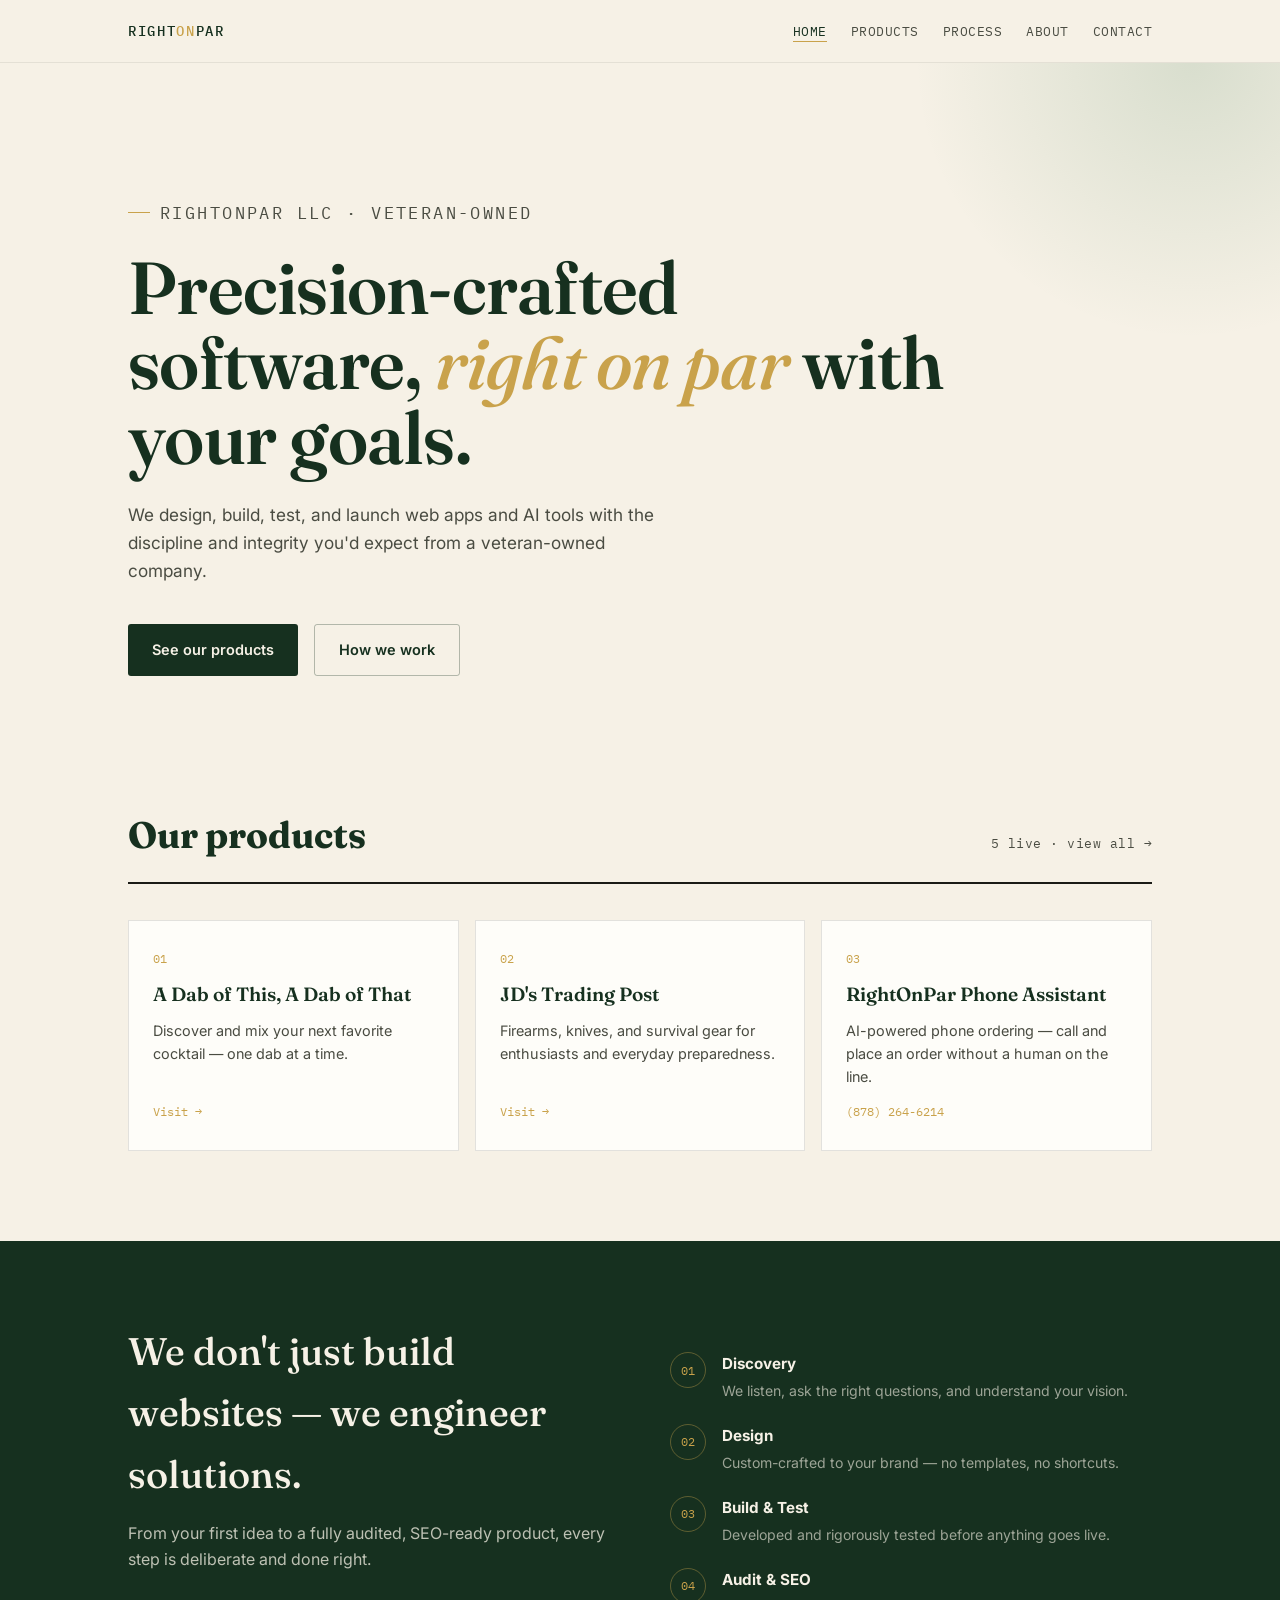
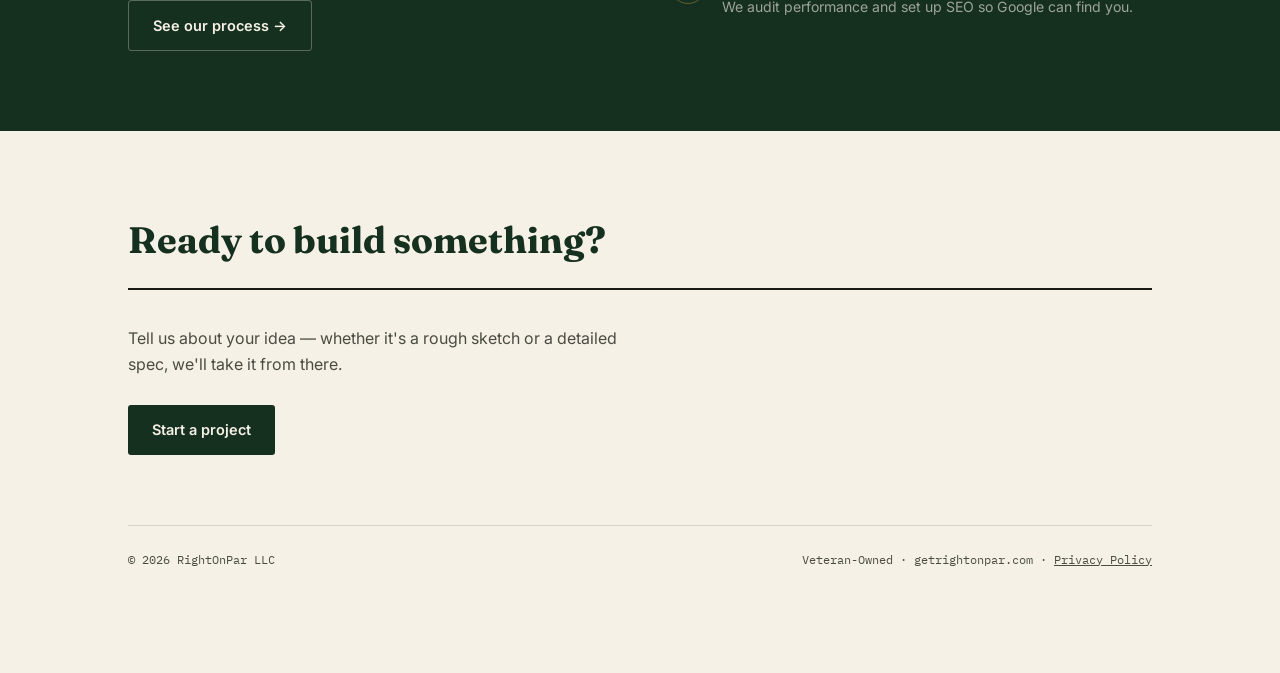
<file: index.html>
<!DOCTYPE html>
<html lang="en">
<head>
<meta charset="UTF-8">
<meta name="viewport" content="width=device-width, initial-scale=1.0">
<title>RightOnPar LLC | Veteran-Owned Software & Web Development</title>
<meta name="description" content="RightOnPar LLC — veteran-owned software company building web apps and AI tools. Precision-crafted digital solutions engineered for real business results.">
<meta name="robots" content="index, follow">
<meta name="google-site-verification" content="kJRfy1dYf7-l9pEB_uXNmdy4XVStr1fnjvXggwZm56g" />
<link rel="canonical" href="https://www.getrightonpar.com/">
<meta property="og:type" content="website">
<meta property="og:title" content="RightOnPar LLC | Veteran-Owned Software & Web Development">
<meta property="og:description" content="RightOnPar LLC — veteran-owned software company building web apps and AI tools. Precision-crafted digital solutions engineered for real business results.">
<meta property="og:url" content="https://www.getrightonpar.com/">
<meta property="og:image" content="https://www.getrightonpar.com/og-image.png">
<meta name="twitter:card" content="summary_large_image">
<meta name="twitter:title" content="RightOnPar LLC | Veteran-Owned Software & Web Development">
<meta name="twitter:description" content="RightOnPar LLC — veteran-owned software company building web apps and AI tools. Precision-crafted digital solutions engineered for real business results.">
<script type="application/ld+json">
{
  "@context": "https://schema.org",
  "@type": "Organization",
  "name": "RightOnPar LLC",
  "url": "https://www.getrightonpar.com/",
  "logo": "https://www.getrightonpar.com/og-image.png",
  "image": "https://www.getrightonpar.com/og-image.png",
  "description": "RightOnPar LLC is a veteran-owned software and web development company building precision-crafted web apps and AI tools engineered for real business results.",
  "email": "drew@getrightonpar.com",
  "foundingDate": "2026",
  "knowsAbout": ["Web Development", "Software Development", "AI Tools", "Web Applications", "SEO"],
  "slogan": "Precision-crafted digital solutions right on par with your business goals.",
  "sameAs": []
}
</script>
<link rel="preconnect" href="https://fonts.googleapis.com">
<link rel="preconnect" href="https://fonts.gstatic.com" crossorigin>
<link href="https://fonts.googleapis.com/css2?family=Fraunces:opsz,wght@9..144,400;9..144,500;9..144,600;9..144,700&family=Inter:wght@400;500;600&family=IBM+Plex+Mono:wght@400;500&display=swap" rel="stylesheet">
<link rel="stylesheet" href="styles.css">
<style>
  .hero {
    padding: 110px 0 90px;
    position: relative;
    overflow: hidden;
  }
  .hero::before {
    content: "";
    position: absolute;
    top: -40%;
    right: -15%;
    width: 560px;
    height: 560px;
    border-radius: 50%;
    background: radial-gradient(circle, rgba(61,122,79,0.16) 0%, rgba(61,122,79,0) 70%);
    pointer-events: none;
  }
  .hero h1 {
    font-family: var(--display);
    font-weight: 600;
    font-size: clamp(2.6rem, 6vw, 4.6rem);
    line-height: 1.02;
    letter-spacing: -0.01em;
    color: var(--fairway-deep);
    max-width: 820px;
  }
  .hero h1 em {
    font-style: italic;
    font-weight: 500;
    color: var(--sand);
  }
  .hero p {
    margin-top: 26px;
    max-width: 540px;
    font-size: 1.08rem;
    color: var(--ink-soft);
  }
  .hero-actions {
    margin-top: 40px;
    display: flex;
    gap: 16px;
    flex-wrap: wrap;
  }

  /* Preview cards */
  .preview-section { padding: 40px 0 90px; }
  .preview-grid {
    display: grid;
    grid-template-columns: repeat(auto-fit, minmax(220px, 1fr));
    gap: 16px;
    margin-top: 8px;
  }
  .preview-card {
    background: var(--white);
    border: 1px solid rgba(26,27,22,0.12);
    padding: 28px 24px;
    text-decoration: none;
    color: var(--ink);
    display: flex;
    flex-direction: column;
    gap: 10px;
    transition: transform 0.15s ease, box-shadow 0.15s ease;
  }
  .preview-card:hover { transform: translateY(-3px); box-shadow: 0 10px 28px rgba(22,48,31,0.12); }
  .preview-card .num {
    font-family: var(--mono);
    font-size: 12px;
    color: var(--sand);
  }
  .preview-card h3 {
    font-family: var(--display);
    font-size: 1.2rem;
    font-weight: 600;
    color: var(--fairway-deep);
  }
  .preview-card p {
    font-size: 0.9rem;
    color: var(--ink-soft);
    flex: 1;
  }
  .preview-card .arrow {
    font-family: var(--mono);
    font-size: 12px;
    color: var(--sand);
    margin-top: 4px;
  }

  /* Process teaser */
  .process-teaser {
    background: var(--fairway-deep);
    color: var(--cream);
    padding: 80px 0;
  }
  .process-teaser-inner {
    display: grid;
    grid-template-columns: 1fr 1fr;
    gap: 60px;
    align-items: center;
  }
  .process-teaser h2 {
    font-family: var(--display);
    font-size: clamp(1.8rem, 3vw, 2.6rem);
    font-weight: 500;
    margin-bottom: 16px;
  }
  .process-teaser p { color: rgba(246,241,230,0.75); margin-bottom: 28px; }
  .process-steps {
    display: flex;
    flex-direction: column;
    gap: 20px;
  }
  .process-step {
    display: flex;
    align-items: flex-start;
    gap: 16px;
  }
  .step-num {
    font-family: var(--mono);
    font-size: 12px;
    color: var(--sand);
    border: 1px solid rgba(201,162,75,0.4);
    width: 36px;
    height: 36px;
    display: flex;
    align-items: center;
    justify-content: center;
    border-radius: 50%;
    flex-shrink: 0;
  }
  .step-body strong {
    display: block;
    font-size: 0.95rem;
    color: var(--cream);
    margin-bottom: 2px;
  }
  .step-body span { font-size: 0.88rem; color: rgba(246,241,230,0.6); }

  @media (max-width: 720px) {
    .process-teaser-inner { grid-template-columns: 1fr; gap: 36px; }
  }
</style>
</head>
<body>

<header>
  <div class="header-inner">
    <a href="index.html" class="logo">RIGHT<span>ON</span>PAR</a>
    <nav aria-label="Primary">
      <ul>
        <li><a href="index.html" class="active">Home</a></li>
        <li><a href="products.html">Products</a></li>
        <li><a href="process.html">Process</a></li>
        <li><a href="about.html">About</a></li>
        <li><a href="contact.html">Contact</a></li>
      </ul>
    </nav>
    <button class="hamburger" aria-label="Toggle menu" aria-expanded="false">
      <span></span>
      <span></span>
      <span></span>
    </button>
  </div>
</header>

<main>
  <section class="hero">
    <div class="wrap">
      <p class="eyebrow">RightOnPar LLC · Veteran-Owned</p>
      <h1>Precision-crafted software, <em>right on par</em> with your goals.</h1>
      <p>We design, build, test, and launch web apps and AI tools with the discipline and integrity you'd expect from a veteran-owned company.</p>
      <div class="hero-actions">
        <a href="products.html" class="btn btn-primary">See our products</a>
        <a href="process.html" class="btn btn-ghost">How we work</a>
      </div>
    </div>
  </section>

  <section class="preview-section">
    <div class="wrap">
      <div class="section-head">
        <h2>Our products</h2>
        <a href="products.html" class="tag" style="text-decoration:none;">5 live · view all →</a>
      </div>
      <div class="preview-grid">
        <a href="https://a-dab-of-this.vercel.app" class="preview-card" target="_blank" rel="noopener">
          <span class="num">01</span>
          <h3>A Dab of This, A Dab of That</h3>
          <p>Discover and mix your next favorite cocktail — one dab at a time.</p>
          <span class="arrow">Visit →</span>
        </a>
        <a href="https://jds-trading-post.vercel.app" class="preview-card" target="_blank" rel="noopener">
          <span class="num">02</span>
          <h3>JD's Trading Post</h3>
          <p>Firearms, knives, and survival gear for enthusiasts and everyday preparedness.</p>
          <span class="arrow">Visit →</span>
        </a>
        <a href="tel:+18782646214" class="preview-card">
          <span class="num">03</span>
          <h3>RightOnPar Phone Assistant</h3>
          <p>AI-powered phone ordering — call and place an order without a human on the line.</p>
          <span class="arrow">(878) 264-6214</span>
        </a>
      </div>
    </div>
  </section>

  <section class="process-teaser">
    <div class="wrap">
      <div class="process-teaser-inner">
        <div>
          <h2>We don't just build websites — we engineer solutions.</h2>
          <p>From your first idea to a fully audited, SEO-ready product, every step is deliberate and done right.</p>
          <a href="process.html" class="btn btn-ghost" style="border-color: rgba(246,241,230,0.3); color: var(--cream);">See our process →</a>
        </div>
        <div class="process-steps">
          <div class="process-step">
            <div class="step-num">01</div>
            <div class="step-body"><strong>Discovery</strong><span>We listen, ask the right questions, and understand your vision.</span></div>
          </div>
          <div class="process-step">
            <div class="step-num">02</div>
            <div class="step-body"><strong>Design</strong><span>Custom-crafted to your brand — no templates, no shortcuts.</span></div>
          </div>
          <div class="process-step">
            <div class="step-num">03</div>
            <div class="step-body"><strong>Build & Test</strong><span>Developed and rigorously tested before anything goes live.</span></div>
          </div>
          <div class="process-step">
            <div class="step-num">04</div>
            <div class="step-body"><strong>Audit & SEO</strong><span>We audit performance and set up SEO so Google can find you.</span></div>
          </div>
        </div>
      </div>
    </div>
  </section>

  <section style="padding: 80px 0;">
    <div class="wrap">
      <div class="section-head">
        <h2>Ready to build something?</h2>
      </div>
      <p style="color: var(--ink-soft); margin-bottom: 28px; max-width: 500px;">Tell us about your idea — whether it's a rough sketch or a detailed spec, we'll take it from there.</p>
      <a href="contact.html" class="btn btn-primary">Start a project</a>
      <div class="foot-bottom">
        <span>© 2026 RightOnPar LLC</span>
        <span>Veteran-Owned · getrightonpar.com · <a href="privacy.html" style="color:inherit;text-decoration:underline;">Privacy Policy</a></span>
      </div>
    </div>
  </section>
</main>

<script>
  document.querySelectorAll('.year').forEach(el => el.textContent = new Date().getFullYear());
</script>
<script src="scripts.js"></script>
</body>
</html>
</file>
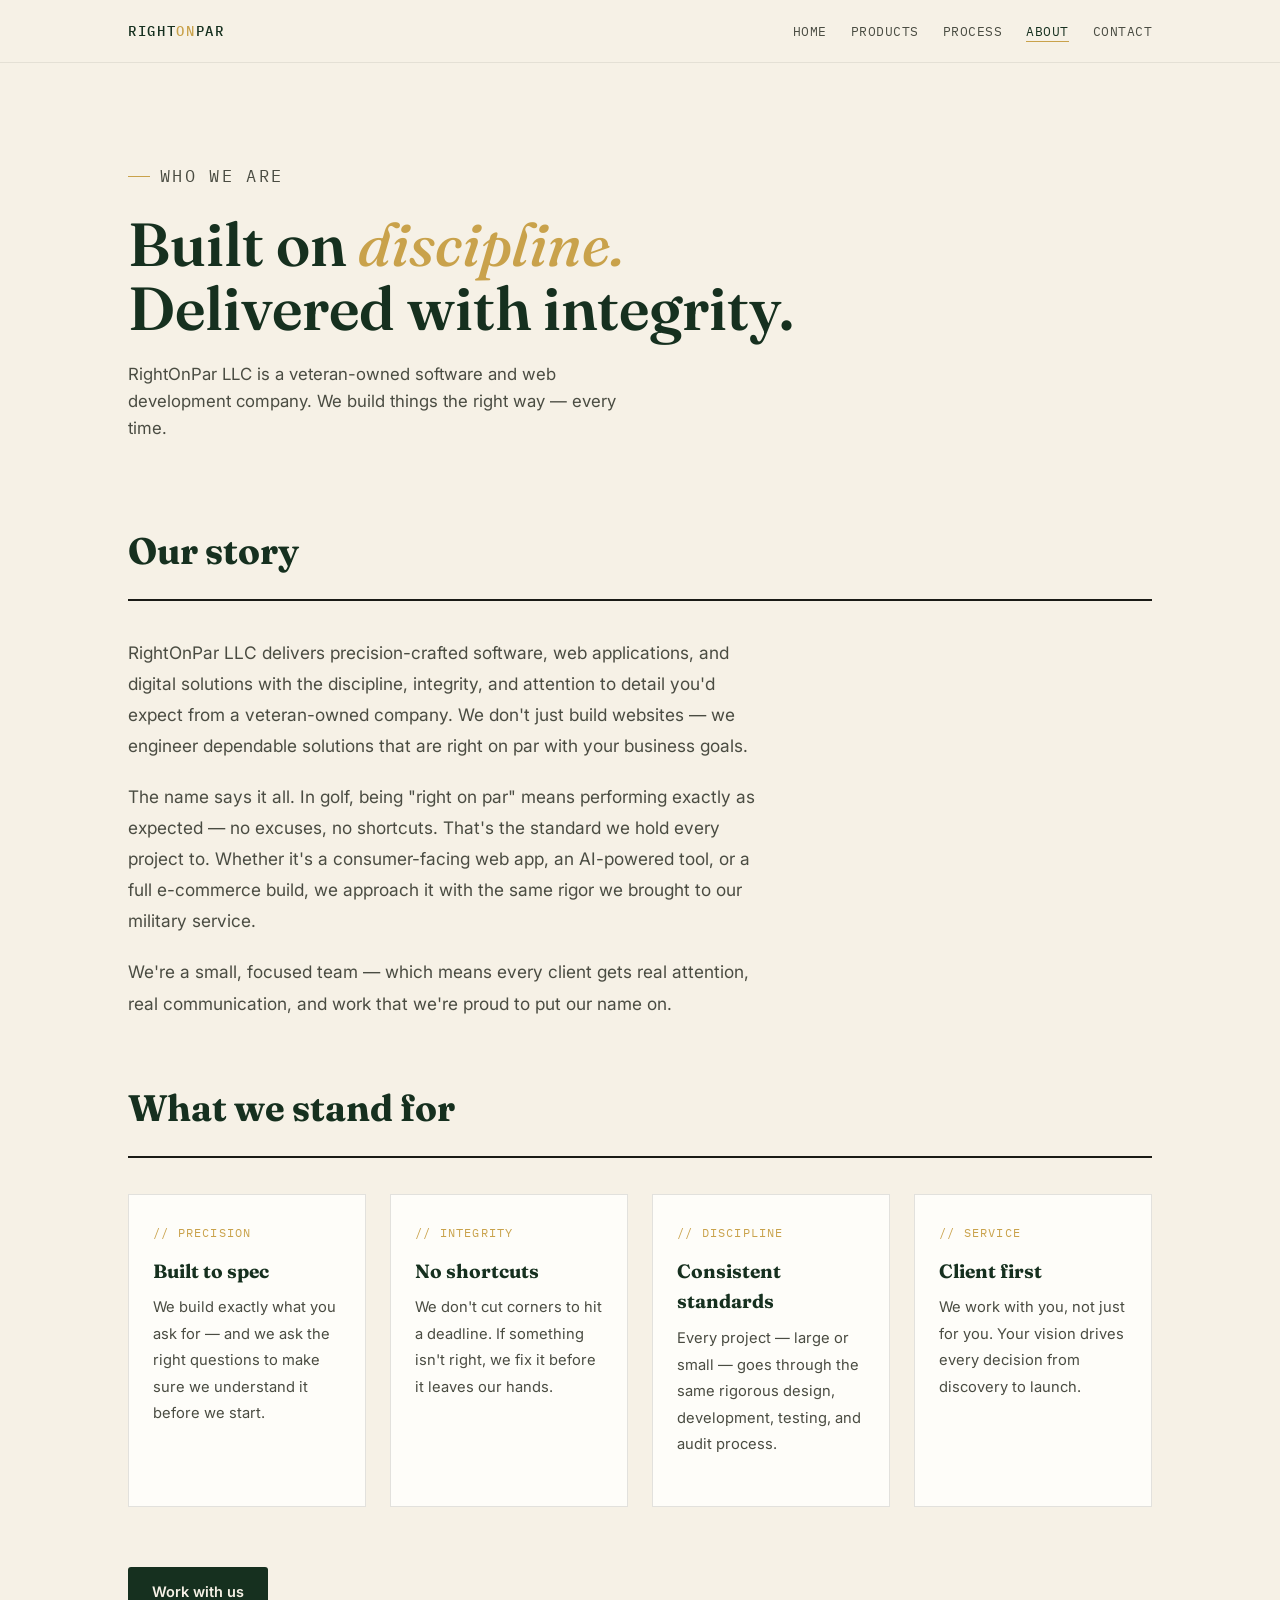
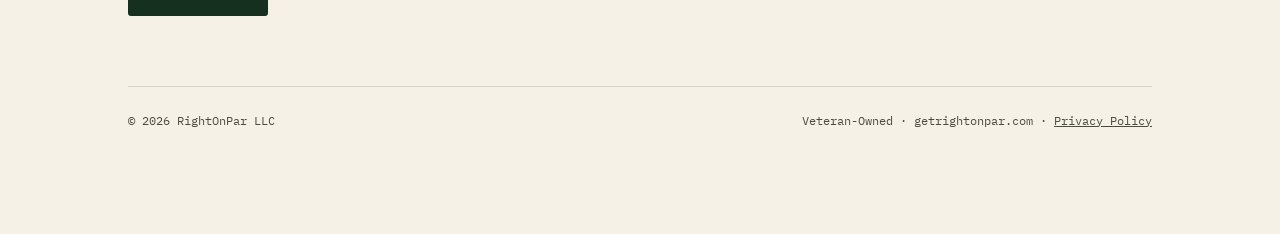
<file: about.html>
<!DOCTYPE html>
<html lang="en">
<head>
<meta charset="UTF-8">
<meta name="viewport" content="width=device-width, initial-scale=1.0">
<title>About | RightOnPar LLC</title>
<meta name="description" content="RightOnPar LLC is a veteran-owned software and web development company. We build precision-crafted web apps and digital tools engineered for real business results.">
<meta name="robots" content="index, follow">
<link rel="canonical" href="https://www.getrightonpar.com/about.html">
<meta property="og:title" content="About | RightOnPar LLC">
<meta property="og:description" content="RightOnPar LLC is a veteran-owned software and web development company building precision-crafted digital solutions.">
<meta property="og:url" content="https://www.getrightonpar.com/about.html">
<meta property="og:image" content="https://www.getrightonpar.com/og-image.png">
<link rel="preconnect" href="https://fonts.googleapis.com">
<link rel="preconnect" href="https://fonts.gstatic.com" crossorigin>
<link href="https://fonts.googleapis.com/css2?family=Fraunces:opsz,wght@9..144,400;9..144,500;9..144,600;9..144,700&family=Inter:wght@400;500;600&family=IBM+Plex+Mono:wght@400;500&display=swap" rel="stylesheet">
<link rel="stylesheet" href="styles.css">
<style>
  .about-body {
    padding: 20px 0 80px;
  }
  .about-body p {
    font-size: 1.08rem;
    color: var(--ink-soft);
    max-width: 640px;
    margin-bottom: 20px;
    line-height: 1.8;
  }
  .values-grid {
    display: grid;
    grid-template-columns: repeat(auto-fit, minmax(220px, 1fr));
    gap: 24px;
    margin-top: 16px;
  }
  .value-card {
    padding: 28px 24px;
    border: 1px solid rgba(26,27,22,0.12);
    background: var(--white);
  }
  .value-card .icon {
    font-family: var(--mono);
    font-size: 12px;
    color: var(--sand);
    letter-spacing: 0.1em;
    margin-bottom: 14px;
    display: block;
  }
  .value-card h3 {
    font-family: var(--display);
    font-size: 1.2rem;
    color: var(--fairway-deep);
    margin-bottom: 8px;
  }
  .value-card p {
    font-size: 0.92rem;
    color: var(--ink-soft);
  }
</style>
<meta name="twitter:card" content="summary_large_image">
<meta name="twitter:title" content="About | RightOnPar LLC">
<meta name="twitter:description" content="RightOnPar LLC is a veteran-owned software and web development company building precision-crafted digital solutions.">
<meta name="twitter:image" content="https://www.getrightonpar.com/og-image.png">
</head>
<body>

<header>
  <div class="header-inner">
    <a href="index.html" class="logo">RIGHT<span>ON</span>PAR</a>
    <nav aria-label="Primary">
      <ul>
        <li><a href="index.html">Home</a></li>
        <li><a href="products.html">Products</a></li>
        <li><a href="process.html">Process</a></li>
        <li><a href="about.html" class="active">About</a></li>
        <li><a href="contact.html">Contact</a></li>
      </ul>
    </nav>
  </div>
</header>

<main>
  <section class="page-hero">
    <div class="wrap">
      <p class="eyebrow">Who we are</p>
      <h1>Built on <em>discipline.</em> Delivered with integrity.</h1>
      <p>RightOnPar LLC is a veteran-owned software and web development company. We build things the right way — every time.</p>
    </div>
  </section>

  <section class="about-body">
    <div class="wrap">
      <div class="section-head">
        <h2>Our story</h2>
      </div>
      <p>RightOnPar LLC delivers precision-crafted software, web applications, and digital solutions with the discipline, integrity, and attention to detail you'd expect from a veteran-owned company. We don't just build websites — we engineer dependable solutions that are right on par with your business goals.</p>
      <p>The name says it all. In golf, being "right on par" means performing exactly as expected — no excuses, no shortcuts. That's the standard we hold every project to. Whether it's a consumer-facing web app, an AI-powered tool, or a full e-commerce build, we approach it with the same rigor we brought to our military service.</p>
      <p>We're a small, focused team — which means every client gets real attention, real communication, and work that we're proud to put our name on.</p>

      <div class="section-head" style="margin-top: 60px;">
        <h2>What we stand for</h2>
      </div>
      <div class="values-grid">
        <div class="value-card">
          <span class="icon">// PRECISION</span>
          <h3>Built to spec</h3>
          <p>We build exactly what you ask for — and we ask the right questions to make sure we understand it before we start.</p>
        </div>
        <div class="value-card">
          <span class="icon">// INTEGRITY</span>
          <h3>No shortcuts</h3>
          <p>We don't cut corners to hit a deadline. If something isn't right, we fix it before it leaves our hands.</p>
        </div>
        <div class="value-card">
          <span class="icon">// DISCIPLINE</span>
          <h3>Consistent standards</h3>
          <p>Every project — large or small — goes through the same rigorous design, development, testing, and audit process.</p>
        </div>
        <div class="value-card">
          <span class="icon">// SERVICE</span>
          <h3>Client first</h3>
          <p>We work with you, not just for you. Your vision drives every decision from discovery to launch.</p>
        </div>
      </div>

      <div style="margin-top: 60px;">
        <a href="contact.html" class="btn btn-primary">Work with us</a>
      </div>

      <div class="foot-bottom">
        <span>© 2026 RightOnPar LLC</span>
        <span>Veteran-Owned · getrightonpar.com · <a href="privacy.html" style="color:inherit;text-decoration:underline;">Privacy Policy</a></span>
      </div>
    </div>
  </section>
</main>

<script>
  document.querySelectorAll('.year').forEach(el => el.textContent = new Date().getFullYear());
</script>
</body>
</html>
</file>
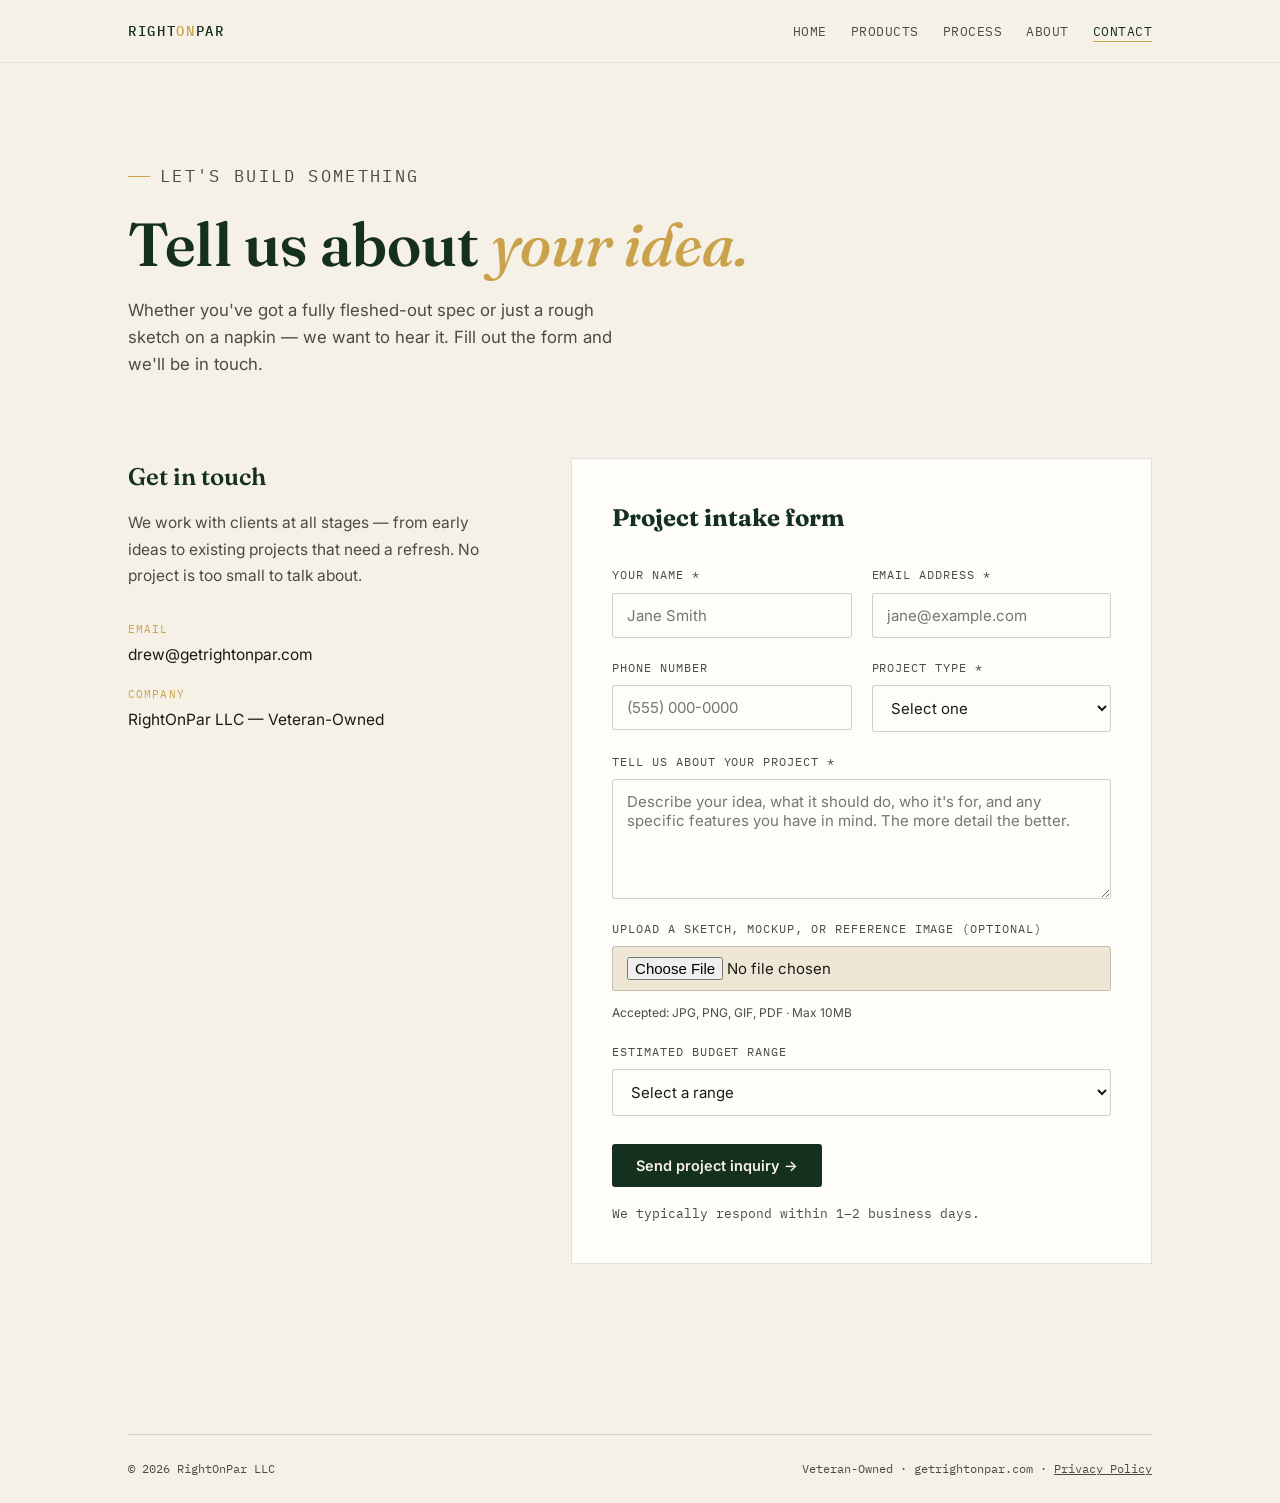
<file: contact.html>
<!DOCTYPE html>
<html lang="en">
<head>
<meta charset="UTF-8">
<meta name="viewport" content="width=device-width, initial-scale=1.0">
<title>Contact | RightOnPar LLC</title>
<meta name="description" content="Start a project with RightOnPar LLC. Tell us your idea, upload a sketch or reference image, and we'll get back to you to discuss next steps.">
<meta name="robots" content="index, follow">
<link rel="canonical" href="https://www.getrightonpar.com/contact.html">
<meta property="og:title" content="Contact | RightOnPar LLC">
<meta property="og:description" content="Start a project with RightOnPar LLC — tell us your idea and we'll take it from there.">
<meta property="og:url" content="https://www.getrightonpar.com/contact.html">
<meta property="og:image" content="https://www.getrightonpar.com/og-image.png">
<link rel="preconnect" href="https://fonts.googleapis.com">
<link rel="preconnect" href="https://fonts.gstatic.com" crossorigin>
<link href="https://fonts.googleapis.com/css2?family=Fraunces:opsz,wght@9..144,400;9..144,500;9..144,600;9..144,700&family=Inter:wght@400;500;600&family=IBM+Plex+Mono:wght@400;500&display=swap" rel="stylesheet">
<link rel="stylesheet" href="styles.css">
<style>
  .contact-layout {
    display: grid;
    grid-template-columns: 1fr 1.6fr;
    gap: 80px;
    padding: 20px 0 100px;
    align-items: start;
  }
  .contact-info h2 {
    font-family: var(--display);
    font-size: 1.5rem;
    font-weight: 600;
    color: var(--fairway-deep);
    margin-bottom: 14px;
  }
  .contact-info p {
    color: var(--ink-soft);
    font-size: 0.97rem;
    margin-bottom: 32px;
    line-height: 1.7;
  }
  .contact-detail {
    display: flex;
    flex-direction: column;
    gap: 18px;
  }
  .contact-detail-item {
    display: flex;
    flex-direction: column;
    gap: 4px;
  }
  .contact-detail-item span {
    font-family: var(--mono);
    font-size: 11px;
    letter-spacing: 0.1em;
    text-transform: uppercase;
    color: var(--sand);
  }
  .contact-detail-item a,
  .contact-detail-item p {
    font-size: 0.97rem;
    color: var(--ink);
    text-decoration: none;
  }
  .contact-detail-item a:hover { color: var(--fairway-bright); }

  .form-card {
    background: var(--white);
    border: 1px solid rgba(26,27,22,0.12);
    padding: 40px;
  }
  .form-card h3 {
    font-family: var(--display);
    font-size: 1.5rem;
    color: var(--fairway-deep);
    margin-bottom: 28px;
  }

  .submit-row {
    display: flex;
    align-items: center;
    gap: 16px;
    flex-wrap: wrap;
    margin-top: 28px;
  }
  .form-note {
    font-size: 12.5px;
    color: var(--ink-soft);
    font-family: var(--mono);
  }

  .success-msg {
    display: none;
    background: rgba(46,91,60,0.08);
    border: 1px solid var(--fairway);
    color: var(--fairway-deep);
    padding: 18px 22px;
    border-radius: 3px;
    font-size: 0.95rem;
    margin-top: 20px;
  }

  @media (max-width: 760px) {
    .contact-layout { grid-template-columns: 1fr; gap: 40px; }
    .form-card { padding: 28px 20px; }
  }
</style>
<meta name="twitter:card" content="summary_large_image">
<meta name="twitter:title" content="Contact | RightOnPar LLC">
<meta name="twitter:description" content="Start a project with RightOnPar LLC — tell us your idea and we'll take it from there.">
<meta name="twitter:image" content="https://www.getrightonpar.com/og-image.png">
</head>
<body>

<header>
  <div class="header-inner">
    <a href="index.html" class="logo">RIGHT<span>ON</span>PAR</a>
    <nav aria-label="Primary">
      <ul>
        <li><a href="index.html">Home</a></li>
        <li><a href="products.html">Products</a></li>
        <li><a href="process.html">Process</a></li>
        <li><a href="about.html">About</a></li>
        <li><a href="contact.html" class="active">Contact</a></li>
      </ul>
    </nav>
  </div>
</header>

<main>
  <section class="page-hero">
    <div class="wrap">
      <p class="eyebrow">Let's build something</p>
      <h1>Tell us about <em>your idea.</em></h1>
      <p>Whether you've got a fully fleshed-out spec or just a rough sketch on a napkin — we want to hear it. Fill out the form and we'll be in touch.</p>
    </div>
  </section>

  <section>
    <div class="wrap">
      <div class="contact-layout">

        <div class="contact-info">
          <h2>Get in touch</h2>
          <p>We work with clients at all stages — from early ideas to existing projects that need a refresh. No project is too small to talk about.</p>
          <div class="contact-detail">
            <div class="contact-detail-item">
              <span>Email</span>
              <a href="mailto:drew@getrightonpar.com">drew@getrightonpar.com</a>
            </div>
            <div class="contact-detail-item">
              <span>Company</span>
              <p>RightOnPar LLC — Veteran-Owned</p>
            </div>
          </div>
        </div>

        <!-- ============================================================
             FORMSPREE SETUP REQUIRED:
             1. Go to https://formspree.io and sign up for a free account
             2. Create a new form, add drew@getrightonpar.com as the email
             3. Copy your form endpoint (looks like https://formspree.io/f/xxxxxxxx)
             4. Replace "YOUR_FORMSPREE_ID" below with the ID from that URL
             Example: if your endpoint is https://formspree.io/f/abcd1234
             then replace YOUR_FORMSPREE_ID with abcd1234
        ============================================================ -->
        <div class="form-card">
          <h3>Project intake form</h3>
          <form id="contact-form" action="https://formspree.io/f/YOUR_FORMSPREE_ID" method="POST" enctype="multipart/form-data">

            <div class="form-grid">
              <div class="form-group">
                <label for="name">Your name *</label>
                <input type="text" id="name" name="name" required placeholder="Jane Smith">
              </div>
              <div class="form-group">
                <label for="email">Email address *</label>
                <input type="email" id="email" name="email" required placeholder="jane@example.com">
              </div>
              <div class="form-group">
                <label for="phone">Phone number</label>
                <input type="tel" id="phone" name="phone" placeholder="(555) 000-0000">
              </div>
              <div class="form-group">
                <label for="project-type">Project type *</label>
                <select id="project-type" name="project_type" required>
                  <option value="" disabled selected>Select one</option>
                  <option value="web-app">Web Application</option>
                  <option value="website">Website / Landing Page</option>
                  <option value="ecommerce">E-Commerce Store</option>
                  <option value="ai-tool">AI Tool or Assistant</option>
                  <option value="other">Other</option>
                </select>
              </div>
              <div class="form-group full">
                <label for="description">Tell us about your project *</label>
                <textarea id="description" name="description" required placeholder="Describe your idea, what it should do, who it's for, and any specific features you have in mind. The more detail the better."></textarea>
              </div>
              <div class="form-group full">
                <label for="attachment">Upload a sketch, mockup, or reference image (optional)</label>
                <input type="file" id="attachment" name="attachment" accept="image/*,.pdf">
                <span style="font-size: 12px; color: var(--ink-soft); margin-top: 4px;">Accepted: JPG, PNG, GIF, PDF · Max 10MB</span>
              </div>
              <div class="form-group full">
                <label for="budget">Estimated budget range</label>
                <select id="budget" name="budget">
                  <option value="" disabled selected>Select a range</option>
                  <option value="under-1k">Under $1,000</option>
                  <option value="1k-5k">$1,000 – $5,000</option>
                  <option value="5k-10k">$5,000 – $10,000</option>
                  <option value="10k-plus">$10,000+</option>
                  <option value="not-sure">Not sure yet</option>
                </select>
              </div>
            </div>

            <div class="submit-row">
              <button type="submit" class="btn btn-primary">Send project inquiry →</button>
              <span class="form-note">We typically respond within 1–2 business days.</span>
            </div>
          </form>

          <div class="success-msg" id="success-msg">
            ✓ Your inquiry has been sent. We'll be in touch within 1–2 business days.
          </div>
        </div>

      </div>

      <div class="foot-bottom">
        <span>© 2026 RightOnPar LLC</span>
        <span>Veteran-Owned · getrightonpar.com · <a href="privacy.html" style="color:inherit;text-decoration:underline;">Privacy Policy</a></span>
      </div>
    </div>
  </section>
</main>

<script>
  document.querySelectorAll('.year').forEach(el => el.textContent = new Date().getFullYear());

  const form = document.getElementById('contact-form');
  const successMsg = document.getElementById('success-msg');

  form.addEventListener('submit', async function(e) {
    e.preventDefault();
    const btn = form.querySelector('button[type="submit"]');
    btn.textContent = 'Sending…';
    btn.disabled = true;

    const data = new FormData(form);
    const response = await fetch(form.action, {
      method: 'POST',
      body: data,
      headers: { 'Accept': 'application/json' }
    });

    if (response.ok) {
      form.style.display = 'none';
      successMsg.style.display = 'block';
    } else {
      btn.textContent = 'Send project inquiry →';
      btn.disabled = false;
      alert('Something went wrong. Please email us directly at drew@getrightonpar.com');
    }
  });
</script>
</body>
</html>
</file>
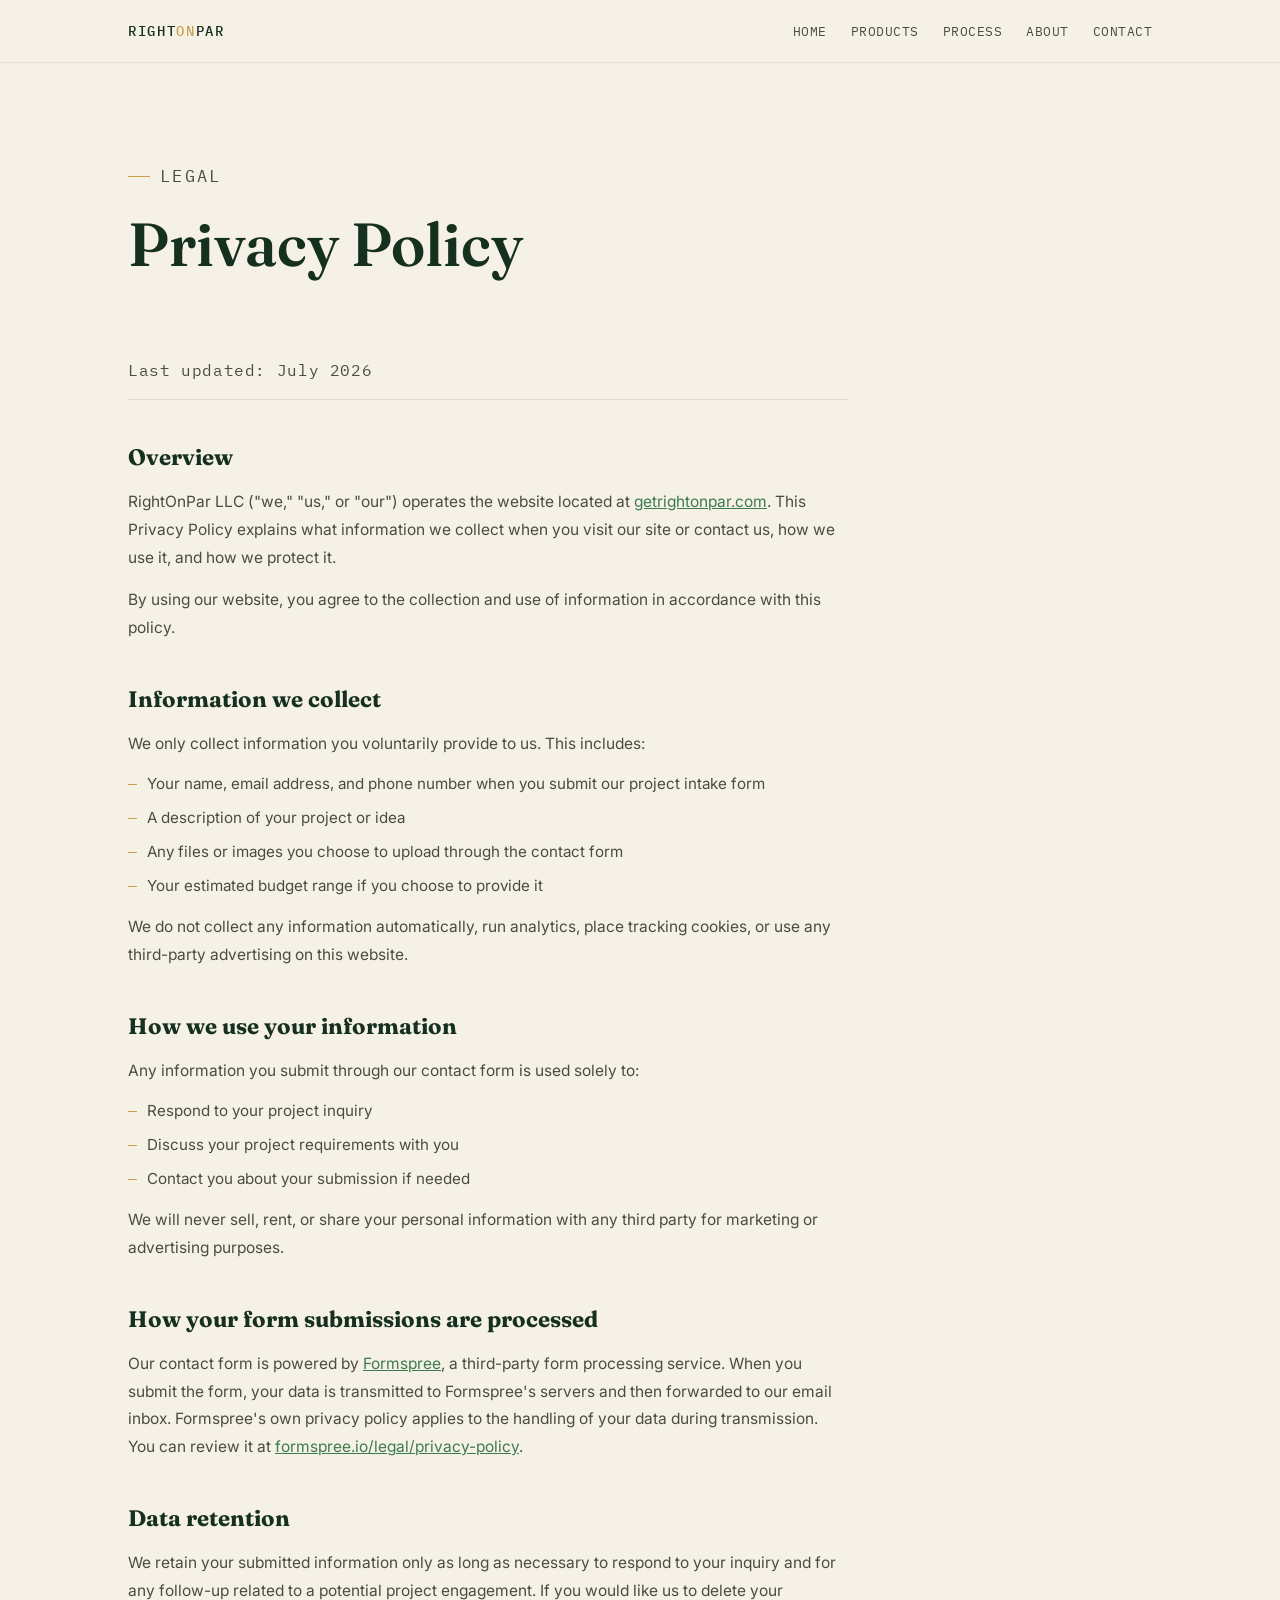
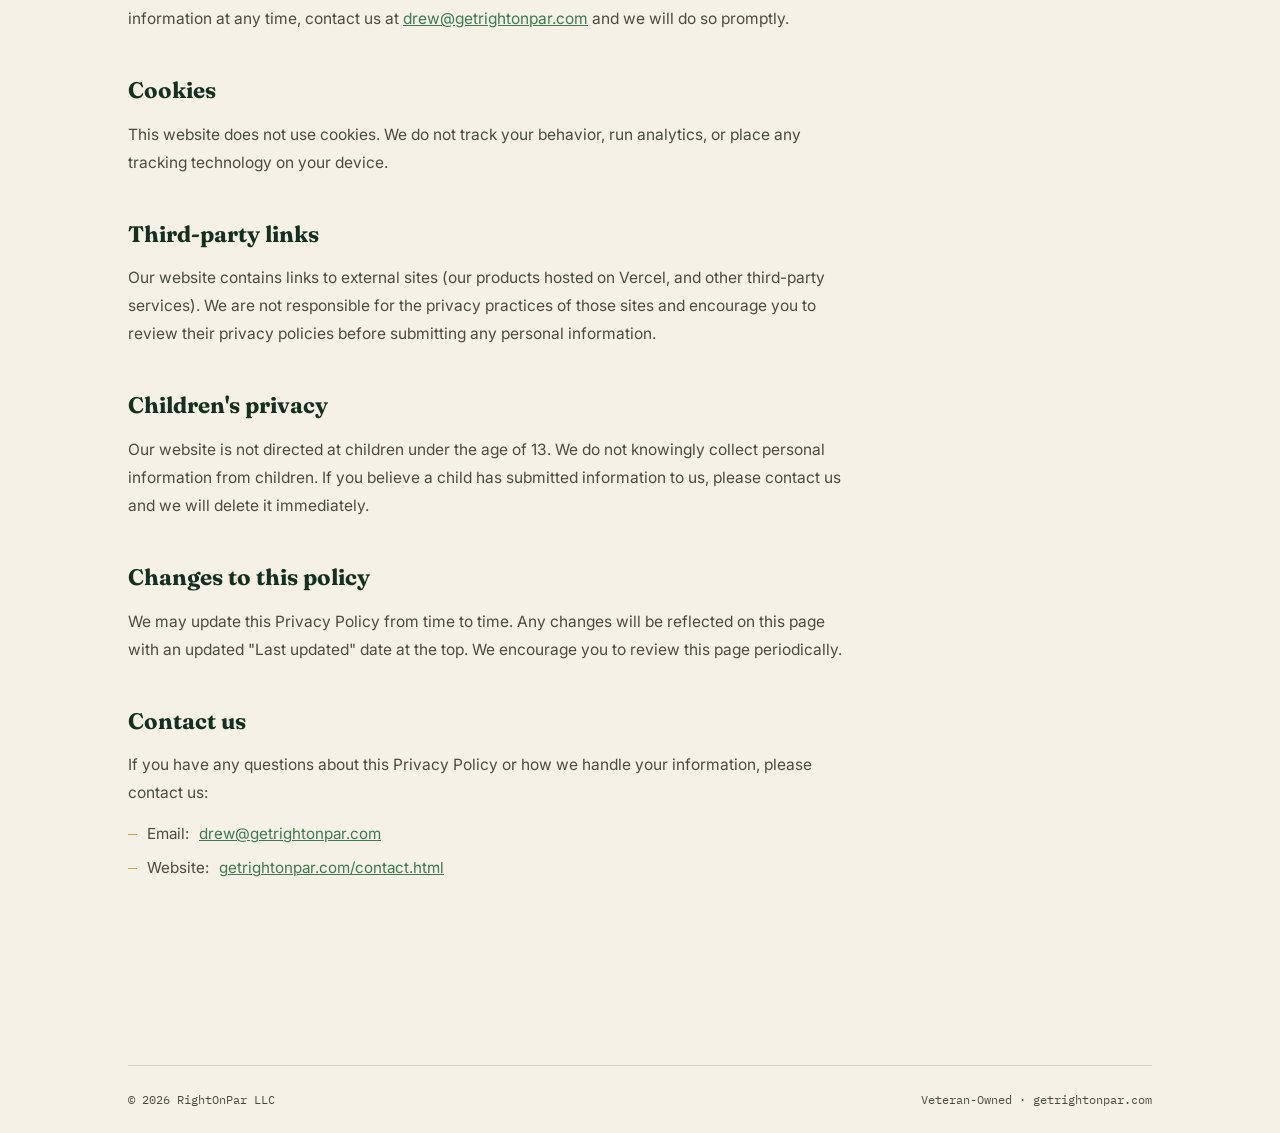
<file: privacy.html>
<!DOCTYPE html>
<html lang="en">
<head>
<meta charset="UTF-8">
<meta name="viewport" content="width=device-width, initial-scale=1.0">
<title>Privacy Policy | RightOnPar LLC</title>
<meta name="description" content="Privacy Policy for RightOnPar LLC. Learn how we collect, use, and protect your information.">
<meta name="robots" content="index, follow">
<link rel="canonical" href="https://www.getrightonpar.com/privacy.html">
<link rel="preconnect" href="https://fonts.googleapis.com">
<link rel="preconnect" href="https://fonts.gstatic.com" crossorigin>
<link href="https://fonts.googleapis.com/css2?family=Fraunces:opsz,wght@9..144,400;9..144,500;9..144,600;9..144,700&family=Inter:wght@400;500;600&family=IBM+Plex+Mono:wght@400;500&display=swap" rel="stylesheet">
<link rel="stylesheet" href="styles.css">
<style>
  .policy-body {
    padding: 20px 0 100px;
    max-width: 720px;
  }
  .policy-body h2 {
    font-family: var(--display);
    font-size: 1.4rem;
    color: var(--fairway-deep);
    margin: 40px 0 12px;
  }
  .policy-body h2:first-child { margin-top: 0; }
  .policy-body p {
    color: var(--ink-soft);
    font-size: 0.97rem;
    line-height: 1.8;
    margin-bottom: 14px;
  }
  .policy-body ul {
    list-style: none;
    display: flex;
    flex-direction: column;
    gap: 8px;
    margin-bottom: 14px;
  }
  .policy-body ul li {
    font-size: 0.95rem;
    color: var(--ink-soft);
    display: flex;
    align-items: flex-start;
    gap: 10px;
    line-height: 1.7;
  }
  .policy-body ul li::before {
    content: "—";
    color: var(--sand);
    font-family: var(--mono);
    flex-shrink: 0;
  }
  .policy-body a { color: var(--fairway-bright); }
  .policy-body a:hover { color: var(--sand); }
  .last-updated {
    font-family: var(--mono);
    font-size: 12px;
    color: var(--ink-soft);
    margin-bottom: 40px;
    letter-spacing: 0.04em;
  }
  .divider {
    border: none;
    border-top: 1px solid rgba(26,27,22,0.1);
    margin: 10px 0 0;
  }
</style>
<meta name="twitter:card" content="summary_large_image">
<meta name="twitter:title" content="Privacy Policy | RightOnPar LLC">
<meta name="twitter:description" content="Privacy Policy for RightOnPar LLC. Learn how we collect, use, and protect your information.">
<meta name="twitter:image" content="https://www.getrightonpar.com/og-image.png">
</head>
<body>

<header>
  <div class="header-inner">
    <a href="index.html" class="logo">RIGHT<span>ON</span>PAR</a>
    <nav aria-label="Primary">
      <ul>
        <li><a href="index.html">Home</a></li>
        <li><a href="products.html">Products</a></li>
        <li><a href="process.html">Process</a></li>
        <li><a href="about.html">About</a></li>
        <li><a href="contact.html">Contact</a></li>
      </ul>
    </nav>
  </div>
</header>

<main>
  <section class="page-hero">
    <div class="wrap">
      <p class="eyebrow">Legal</p>
      <h1>Privacy Policy</h1>
    </div>
  </section>

  <section>
    <div class="wrap">
      <div class="policy-body">
        <p class="last-updated">Last updated: July 2026</p>
        <hr class="divider">

        <h2>Overview</h2>
        <p>RightOnPar LLC ("we," "us," or "our") operates the website located at <a href="https://www.getrightonpar.com">getrightonpar.com</a>. This Privacy Policy explains what information we collect when you visit our site or contact us, how we use it, and how we protect it.</p>
        <p>By using our website, you agree to the collection and use of information in accordance with this policy.</p>

        <h2>Information we collect</h2>
        <p>We only collect information you voluntarily provide to us. This includes:</p>
        <ul>
          <li>Your name, email address, and phone number when you submit our project intake form</li>
          <li>A description of your project or idea</li>
          <li>Any files or images you choose to upload through the contact form</li>
          <li>Your estimated budget range if you choose to provide it</li>
        </ul>
        <p>We do not collect any information automatically, run analytics, place tracking cookies, or use any third-party advertising on this website.</p>

        <h2>How we use your information</h2>
        <p>Any information you submit through our contact form is used solely to:</p>
        <ul>
          <li>Respond to your project inquiry</li>
          <li>Discuss your project requirements with you</li>
          <li>Contact you about your submission if needed</li>
        </ul>
        <p>We will never sell, rent, or share your personal information with any third party for marketing or advertising purposes.</p>

        <h2>How your form submissions are processed</h2>
        <p>Our contact form is powered by <a href="https://formspree.io" target="_blank" rel="noopener">Formspree</a>, a third-party form processing service. When you submit the form, your data is transmitted to Formspree's servers and then forwarded to our email inbox. Formspree's own privacy policy applies to the handling of your data during transmission. You can review it at <a href="https://formspree.io/legal/privacy-policy" target="_blank" rel="noopener">formspree.io/legal/privacy-policy</a>.</p>

        <h2>Data retention</h2>
        <p>We retain your submitted information only as long as necessary to respond to your inquiry and for any follow-up related to a potential project engagement. If you would like us to delete your information at any time, contact us at <a href="mailto:drew@getrightonpar.com">drew@getrightonpar.com</a> and we will do so promptly.</p>

        <h2>Cookies</h2>
        <p>This website does not use cookies. We do not track your behavior, run analytics, or place any tracking technology on your device.</p>

        <h2>Third-party links</h2>
        <p>Our website contains links to external sites (our products hosted on Vercel, and other third-party services). We are not responsible for the privacy practices of those sites and encourage you to review their privacy policies before submitting any personal information.</p>

        <h2>Children's privacy</h2>
        <p>Our website is not directed at children under the age of 13. We do not knowingly collect personal information from children. If you believe a child has submitted information to us, please contact us and we will delete it immediately.</p>

        <h2>Changes to this policy</h2>
        <p>We may update this Privacy Policy from time to time. Any changes will be reflected on this page with an updated "Last updated" date at the top. We encourage you to review this page periodically.</p>

        <h2>Contact us</h2>
        <p>If you have any questions about this Privacy Policy or how we handle your information, please contact us:</p>
        <ul>
          <li>Email: <a href="mailto:drew@getrightonpar.com">drew@getrightonpar.com</a></li>
          <li>Website: <a href="https://www.getrightonpar.com/contact.html">getrightonpar.com/contact.html</a></li>
        </ul>
      </div>

      <div class="foot-bottom">
        <span>© 2026 RightOnPar LLC</span>
        <span>Veteran-Owned · getrightonpar.com</span>
      </div>
    </div>
  </section>
</main>

</body>
</html>
</file>
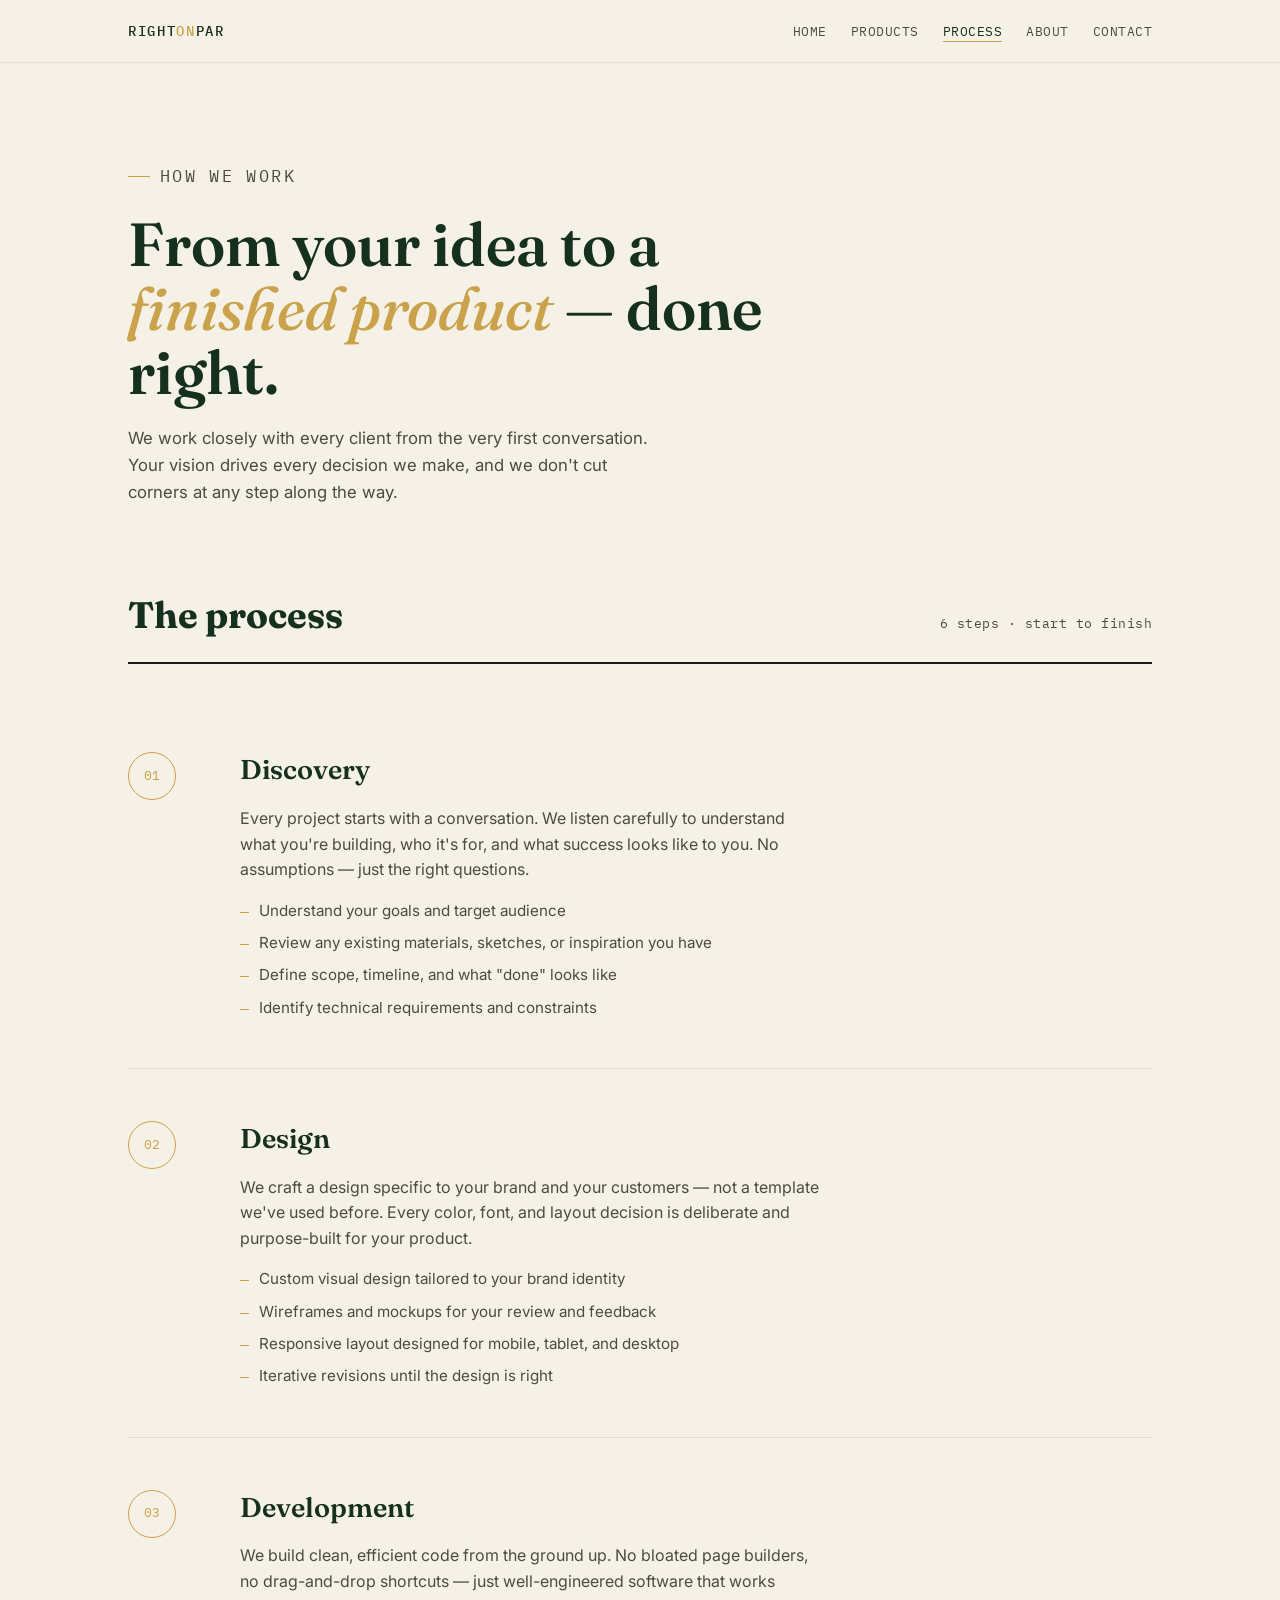
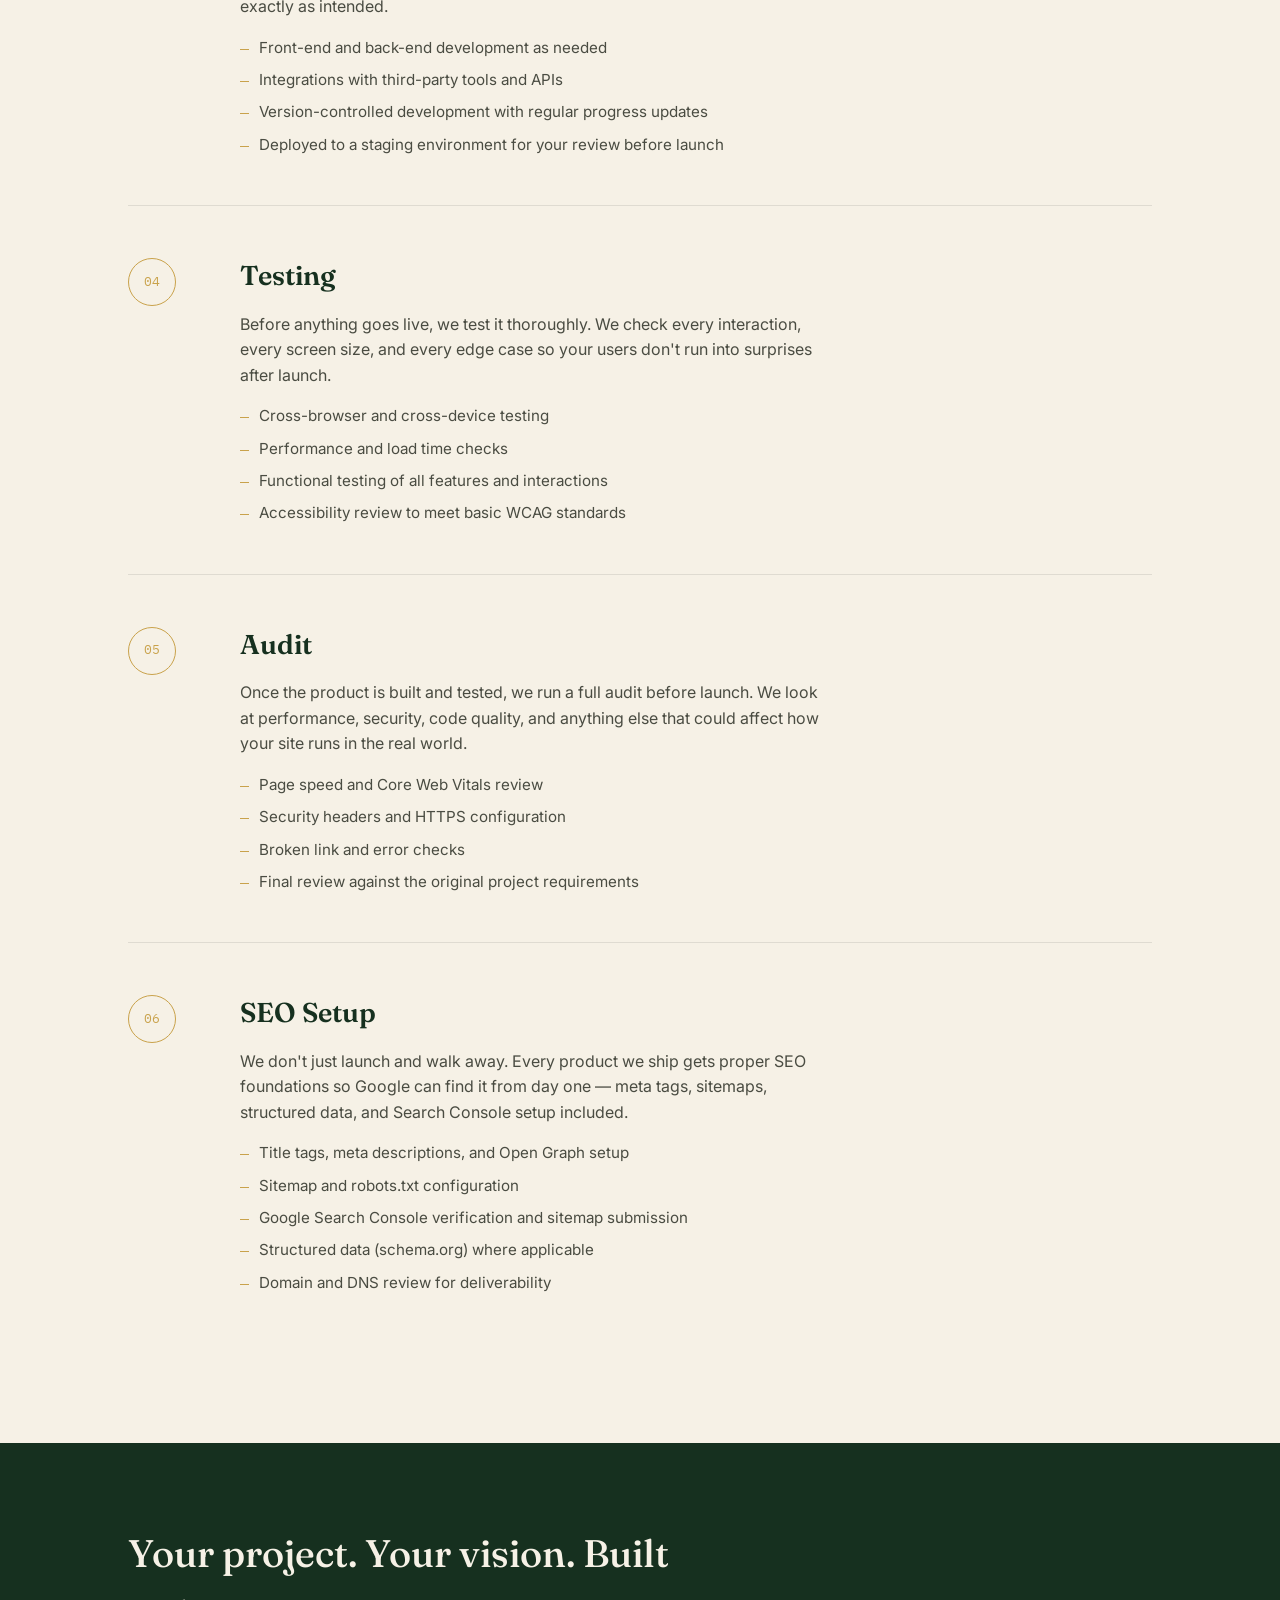
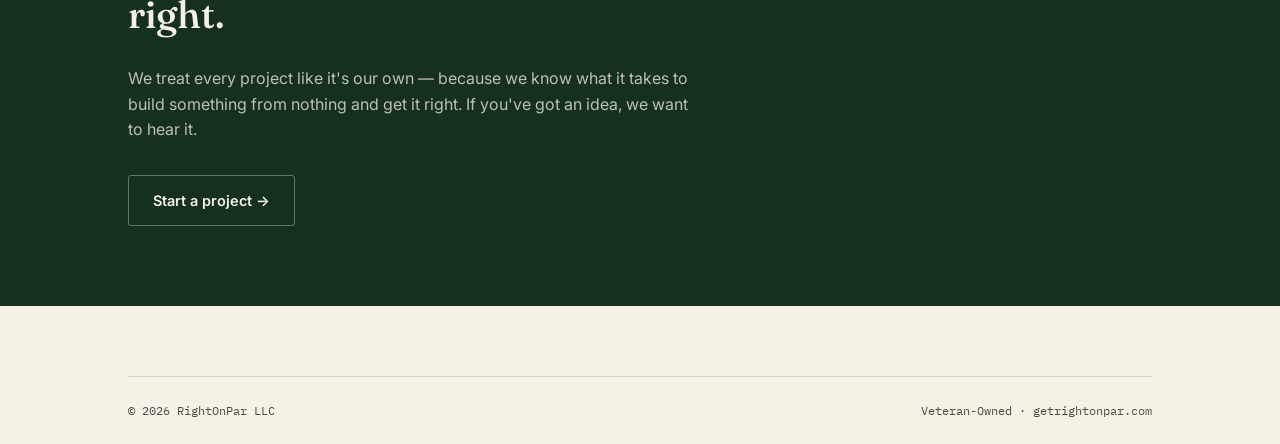
<file: proccess.html>
<!DOCTYPE html>
<html lang="en">
<head>
<meta charset="UTF-8">
<meta name="viewport" content="width=device-width, initial-scale=1.0">
<title>Our Process | RightOnPar LLC</title>
<meta name="description" content="RightOnPar LLC works closely with each client — from discovery and custom design through development, testing, auditing, and SEO — to deliver precision-crafted digital solutions.">
<meta name="robots" content="index, follow">
<link rel="canonical" href="https://www.getrightonpar.com/process.html">
<meta property="og:title" content="Our Process | RightOnPar LLC">
<meta property="og:description" content="From your first idea to a fully audited, SEO-ready product — see how RightOnPar LLC builds precision-crafted software and web apps.">
<meta property="og:url" content="https://www.getrightonpar.com/process.html">
<meta property="og:image" content="https://www.getrightonpar.com/og-image.png">
<link rel="preconnect" href="https://fonts.googleapis.com">
<link rel="preconnect" href="https://fonts.gstatic.com" crossorigin>
<link href="https://fonts.googleapis.com/css2?family=Fraunces:opsz,wght@9..144,400;9..144,500;9..144,600;9..144,700&family=Inter:wght@400;500;600&family=IBM+Plex+Mono:wght@400;500&display=swap" rel="stylesheet">
<link rel="stylesheet" href="styles.css">
<style>
  .process-list {
    display: flex;
    flex-direction: column;
    gap: 0;
    margin-top: 8px;
  }
  .process-item {
    display: grid;
    grid-template-columns: 80px 1fr;
    gap: 32px;
    padding: 48px 0;
    border-bottom: 1px solid rgba(26,27,22,0.1);
    position: relative;
  }
  .process-item:last-child { border-bottom: none; }
  .process-num {
    font-family: var(--mono);
    font-size: 13px;
    color: var(--sand);
    border: 1px solid var(--sand);
    width: 48px;
    height: 48px;
    display: flex;
    align-items: center;
    justify-content: center;
    border-radius: 50%;
    flex-shrink: 0;
    margin-top: 4px;
  }
  .process-body h3 {
    font-family: var(--display);
    font-size: 1.7rem;
    font-weight: 600;
    color: var(--fairway-deep);
    margin-bottom: 14px;
  }
  .process-body p {
    color: var(--ink-soft);
    font-size: 1rem;
    max-width: 580px;
    margin-bottom: 14px;
  }
  .process-body ul {
    list-style: none;
    display: flex;
    flex-direction: column;
    gap: 8px;
    margin-top: 16px;
  }
  .process-body ul li {
    font-size: 0.95rem;
    color: var(--ink-soft);
    display: flex;
    align-items: flex-start;
    gap: 10px;
  }
  .process-body ul li::before {
    content: "—";
    color: var(--sand);
    font-family: var(--mono);
    flex-shrink: 0;
  }

  .commitment-strip {
    background: var(--fairway-deep);
    color: var(--cream);
    padding: 80px 0;
    margin-top: 20px;
  }
  .commitment-strip h2 {
    font-family: var(--display);
    font-size: clamp(1.8rem, 3vw, 2.6rem);
    font-weight: 500;
    max-width: 640px;
    margin-bottom: 20px;
  }
  .commitment-strip p {
    color: rgba(246,241,230,0.75);
    max-width: 560px;
    margin-bottom: 32px;
  }

  @media (max-width: 640px) {
    .process-item { grid-template-columns: 1fr; gap: 16px; }
  }
</style>
</head>
<body>

<header>
  <div class="header-inner">
    <a href="index.html" class="logo">RIGHT<span>ON</span>PAR</a>
    <nav aria-label="Primary">
      <ul>
        <li><a href="index.html">Home</a></li>
        <li><a href="products.html">Products</a></li>
        <li><a href="process.html" class="active">Process</a></li>
        <li><a href="about.html">About</a></li>
        <li><a href="contact.html">Contact</a></li>
      </ul>
    </nav>
  </div>
</header>

<main>
  <section class="page-hero">
    <div class="wrap">
      <p class="eyebrow">How we work</p>
      <h1>From your idea to a <em>finished product</em> — done right.</h1>
      <p>We work closely with every client from the very first conversation. Your vision drives every decision we make, and we don't cut corners at any step along the way.</p>
    </div>
  </section>

  <section style="padding: 20px 0 80px;">
    <div class="wrap">
      <div class="section-head">
        <h2>The process</h2>
        <span class="tag">6 steps · start to finish</span>
      </div>
      <div class="process-list">

        <div class="process-item">
          <div class="process-num">01</div>
          <div class="process-body">
            <h3>Discovery</h3>
            <p>Every project starts with a conversation. We listen carefully to understand what you're building, who it's for, and what success looks like to you. No assumptions — just the right questions.</p>
            <ul>
              <li>Understand your goals and target audience</li>
              <li>Review any existing materials, sketches, or inspiration you have</li>
              <li>Define scope, timeline, and what "done" looks like</li>
              <li>Identify technical requirements and constraints</li>
            </ul>
          </div>
        </div>

        <div class="process-item">
          <div class="process-num">02</div>
          <div class="process-body">
            <h3>Design</h3>
            <p>We craft a design specific to your brand and your customers — not a template we've used before. Every color, font, and layout decision is deliberate and purpose-built for your product.</p>
            <ul>
              <li>Custom visual design tailored to your brand identity</li>
              <li>Wireframes and mockups for your review and feedback</li>
              <li>Responsive layout designed for mobile, tablet, and desktop</li>
              <li>Iterative revisions until the design is right</li>
            </ul>
          </div>
        </div>

        <div class="process-item">
          <div class="process-num">03</div>
          <div class="process-body">
            <h3>Development</h3>
            <p>We build clean, efficient code from the ground up. No bloated page builders, no drag-and-drop shortcuts — just well-engineered software that works exactly as intended.</p>
            <ul>
              <li>Front-end and back-end development as needed</li>
              <li>Integrations with third-party tools and APIs</li>
              <li>Version-controlled development with regular progress updates</li>
              <li>Deployed to a staging environment for your review before launch</li>
            </ul>
          </div>
        </div>

        <div class="process-item">
          <div class="process-num">04</div>
          <div class="process-body">
            <h3>Testing</h3>
            <p>Before anything goes live, we test it thoroughly. We check every interaction, every screen size, and every edge case so your users don't run into surprises after launch.</p>
            <ul>
              <li>Cross-browser and cross-device testing</li>
              <li>Performance and load time checks</li>
              <li>Functional testing of all features and interactions</li>
              <li>Accessibility review to meet basic WCAG standards</li>
            </ul>
          </div>
        </div>

        <div class="process-item">
          <div class="process-num">05</div>
          <div class="process-body">
            <h3>Audit</h3>
            <p>Once the product is built and tested, we run a full audit before launch. We look at performance, security, code quality, and anything else that could affect how your site runs in the real world.</p>
            <ul>
              <li>Page speed and Core Web Vitals review</li>
              <li>Security headers and HTTPS configuration</li>
              <li>Broken link and error checks</li>
              <li>Final review against the original project requirements</li>
            </ul>
          </div>
        </div>

        <div class="process-item">
          <div class="process-num">06</div>
          <div class="process-body">
            <h3>SEO Setup</h3>
            <p>We don't just launch and walk away. Every product we ship gets proper SEO foundations so Google can find it from day one — meta tags, sitemaps, structured data, and Search Console setup included.</p>
            <ul>
              <li>Title tags, meta descriptions, and Open Graph setup</li>
              <li>Sitemap and robots.txt configuration</li>
              <li>Google Search Console verification and sitemap submission</li>
              <li>Structured data (schema.org) where applicable</li>
              <li>Domain and DNS review for deliverability</li>
            </ul>
          </div>
        </div>

      </div>
    </div>
  </section>

  <section class="commitment-strip">
    <div class="wrap">
      <h2>Your project. Your vision. Built right.</h2>
      <p>We treat every project like it's our own — because we know what it takes to build something from nothing and get it right. If you've got an idea, we want to hear it.</p>
      <a href="contact.html" class="btn btn-ghost" style="border-color: rgba(246,241,230,0.35); color: var(--cream);">Start a project →</a>
    </div>
  </section>

  <div class="wrap">
    <div class="foot-bottom">
      <span>© <span class="year"></span> RightOnPar LLC</span>
      <span>Veteran-Owned · getrightonpar.com</span>
    </div>
  </div>
</main>

<script>
  document.querySelectorAll('.year').forEach(el => el.textContent = new Date().getFullYear());
</script>
</body>
</html>
</file>
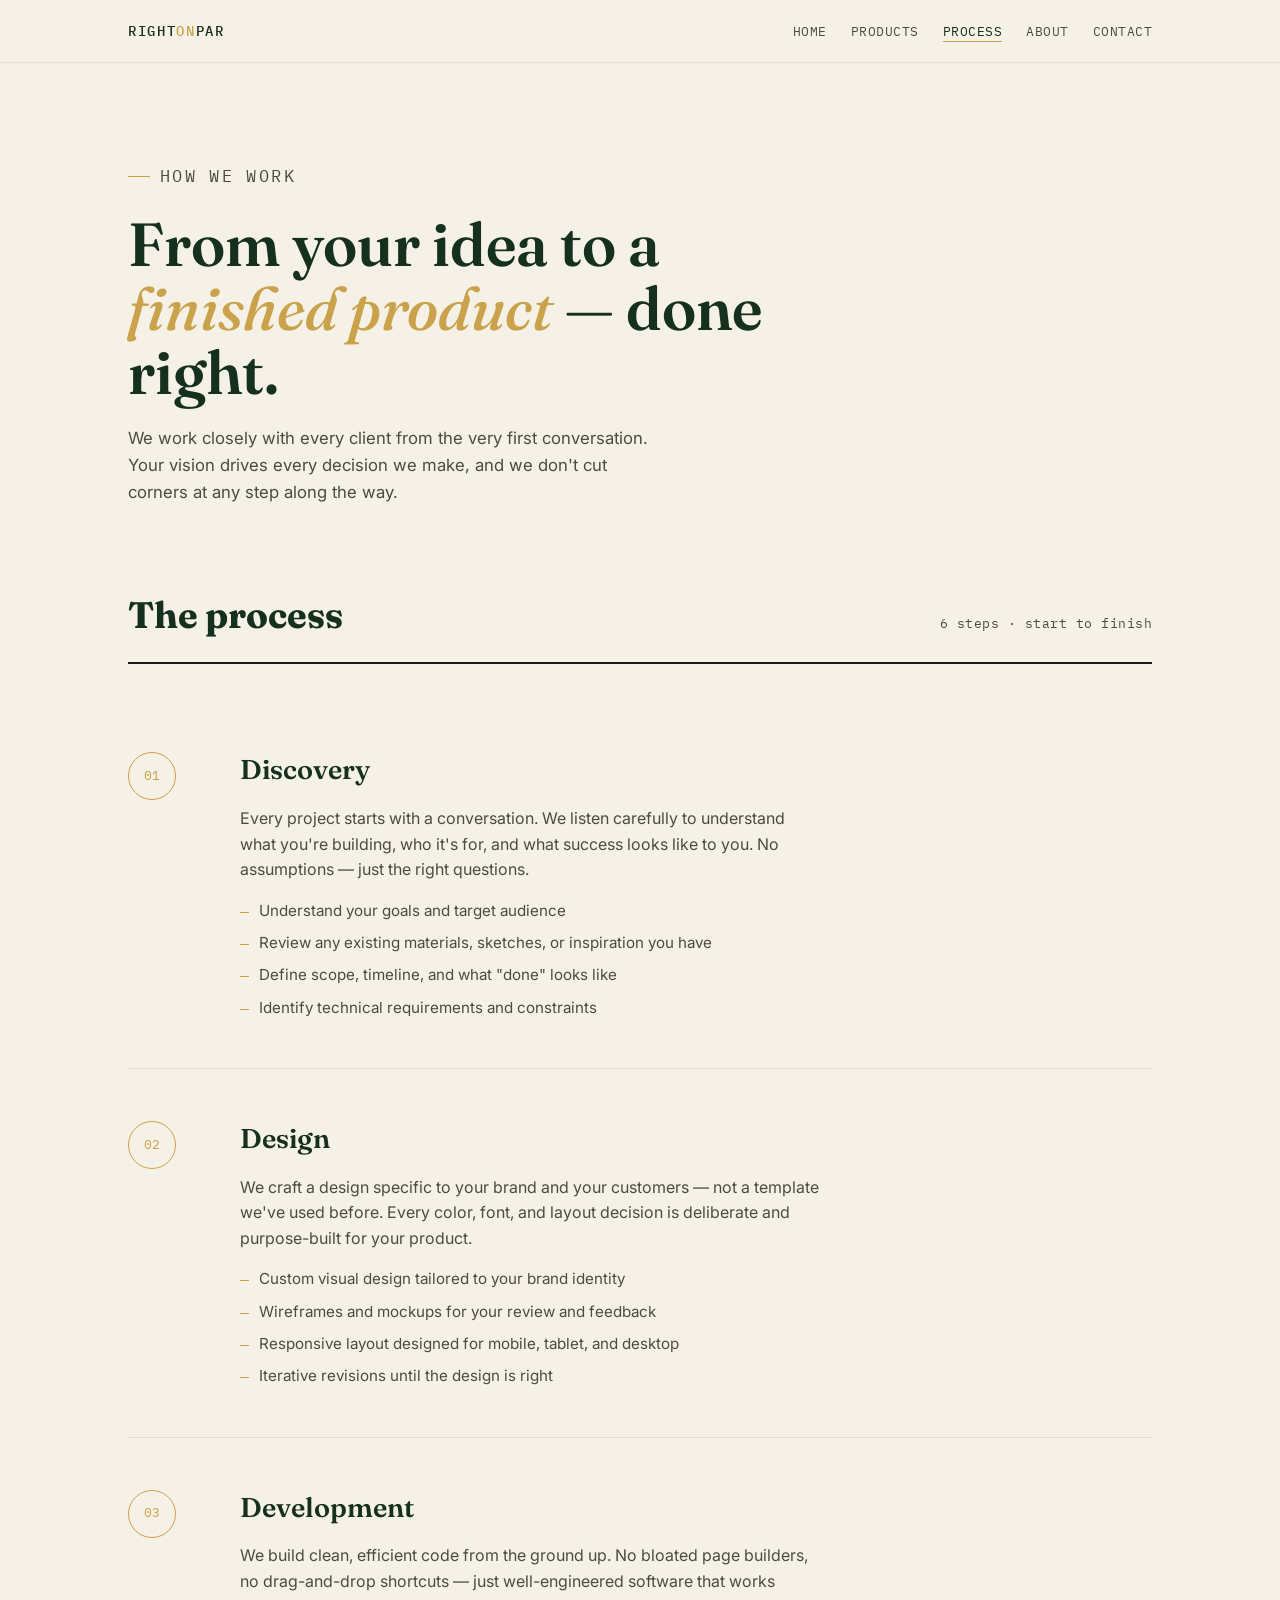
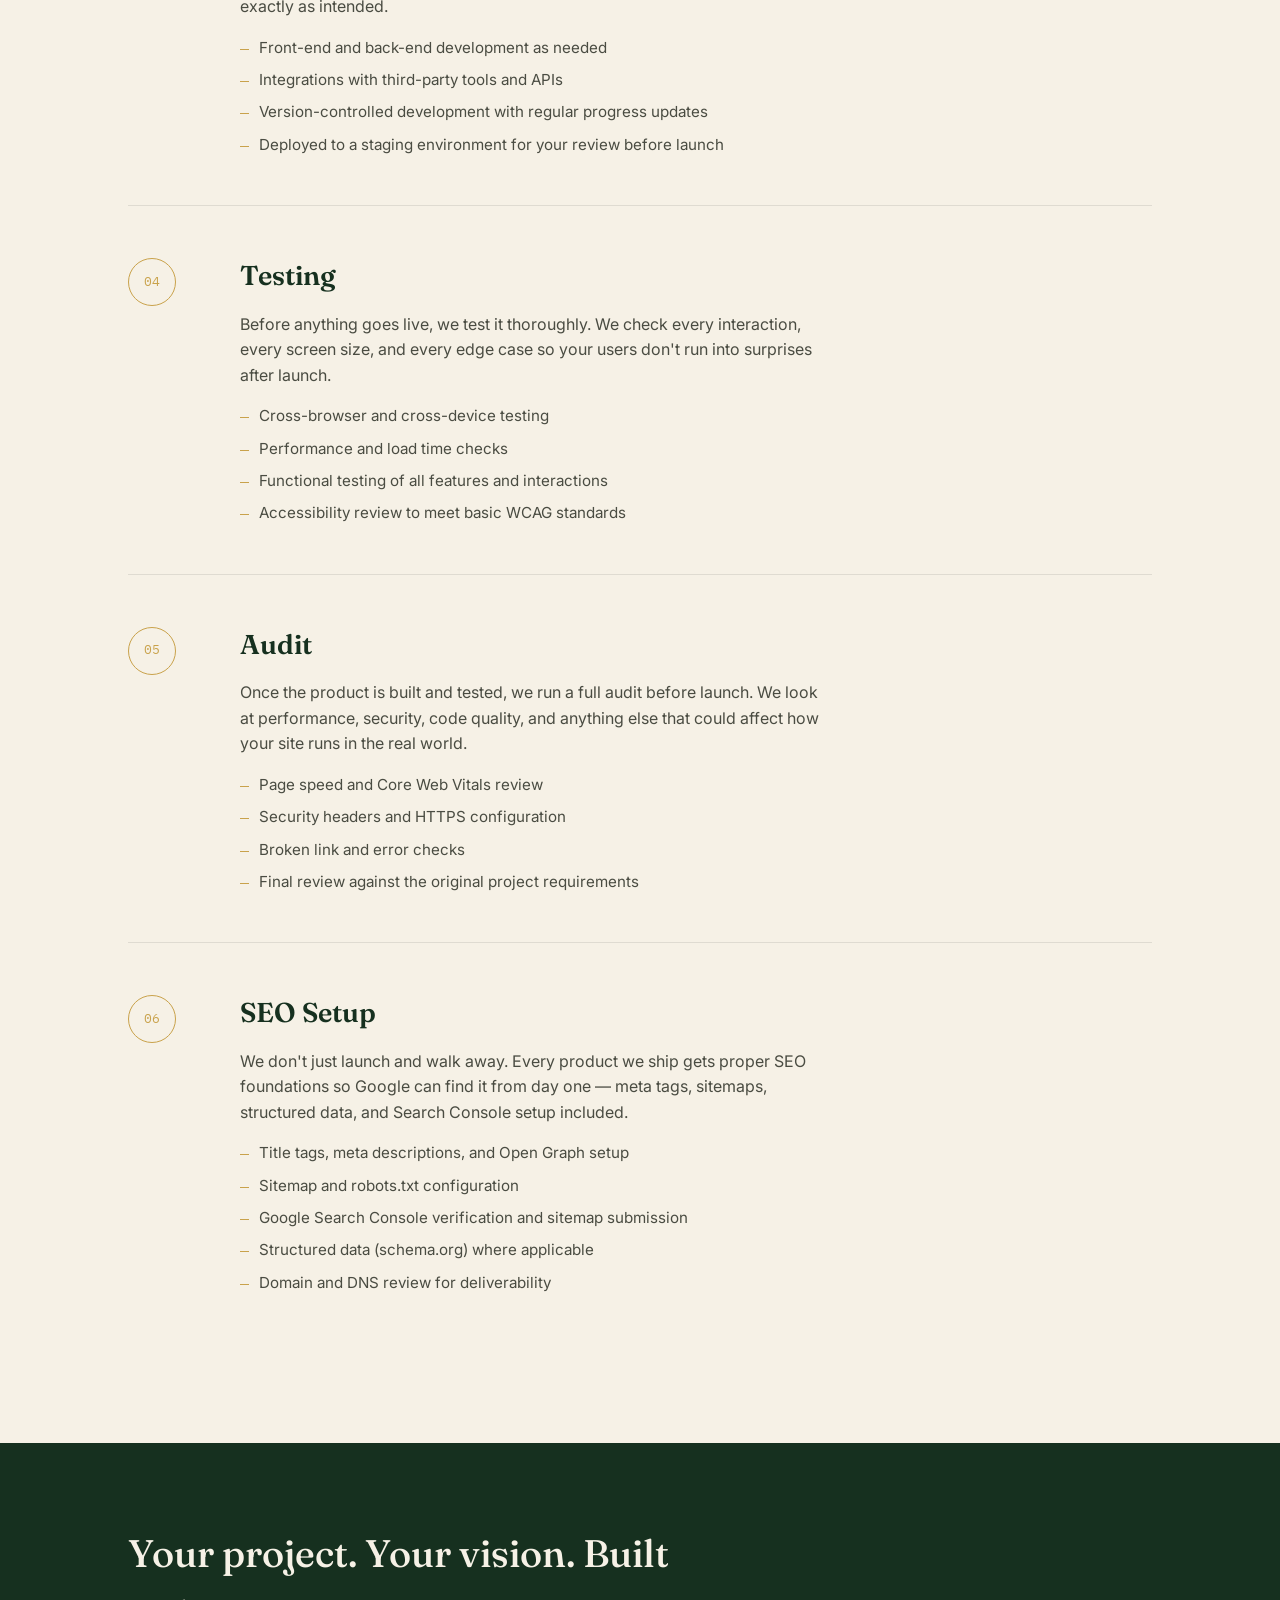
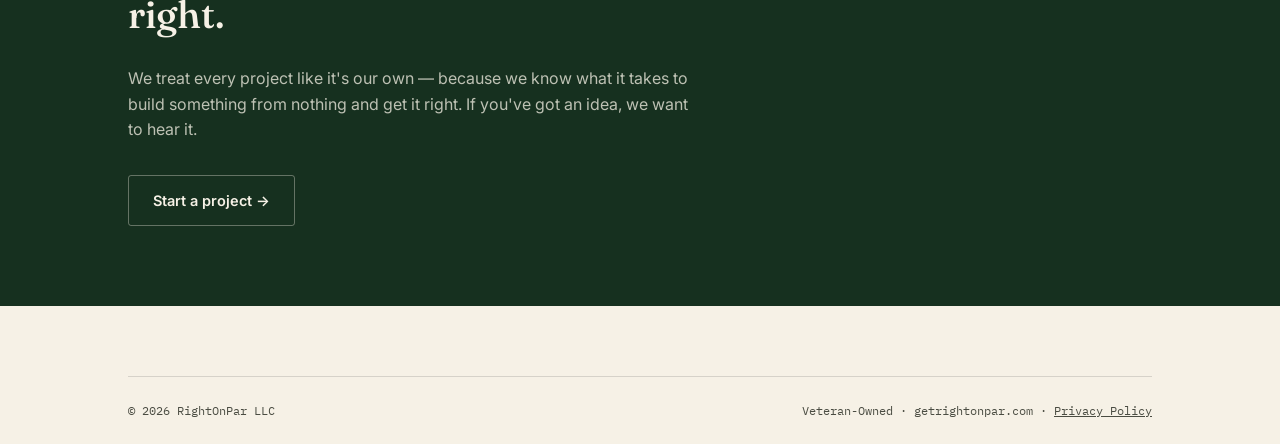
<file: process.html>
<!DOCTYPE html>
<html lang="en">
<head>
<meta charset="UTF-8">
<meta name="viewport" content="width=device-width, initial-scale=1.0">
<title>Our Process | RightOnPar LLC</title>
<meta name="description" content="RightOnPar LLC works closely with each client — from discovery and custom design through development, testing, auditing, and SEO — to deliver precision-crafted digital solutions.">
<meta name="robots" content="index, follow">
<link rel="canonical" href="https://www.getrightonpar.com/process.html">
<meta property="og:title" content="Our Process | RightOnPar LLC">
<meta property="og:description" content="From your first idea to a fully audited, SEO-ready product — see how RightOnPar LLC builds precision-crafted software and web apps.">
<meta property="og:url" content="https://www.getrightonpar.com/process.html">
<meta property="og:image" content="https://www.getrightonpar.com/og-image.png">
<link rel="preconnect" href="https://fonts.googleapis.com">
<link rel="preconnect" href="https://fonts.gstatic.com" crossorigin>
<link href="https://fonts.googleapis.com/css2?family=Fraunces:opsz,wght@9..144,400;9..144,500;9..144,600;9..144,700&family=Inter:wght@400;500;600&family=IBM+Plex+Mono:wght@400;500&display=swap" rel="stylesheet">
<link rel="stylesheet" href="styles.css">
<style>
  .process-list {
    display: flex;
    flex-direction: column;
    gap: 0;
    margin-top: 8px;
  }
  .process-item {
    display: grid;
    grid-template-columns: 80px 1fr;
    gap: 32px;
    padding: 48px 0;
    border-bottom: 1px solid rgba(26,27,22,0.1);
    position: relative;
  }
  .process-item:last-child { border-bottom: none; }
  .process-num {
    font-family: var(--mono);
    font-size: 13px;
    color: var(--sand);
    border: 1px solid var(--sand);
    width: 48px;
    height: 48px;
    display: flex;
    align-items: center;
    justify-content: center;
    border-radius: 50%;
    flex-shrink: 0;
    margin-top: 4px;
  }
  .process-body h3 {
    font-family: var(--display);
    font-size: 1.7rem;
    font-weight: 600;
    color: var(--fairway-deep);
    margin-bottom: 14px;
  }
  .process-body p {
    color: var(--ink-soft);
    font-size: 1rem;
    max-width: 580px;
    margin-bottom: 14px;
  }
  .process-body ul {
    list-style: none;
    display: flex;
    flex-direction: column;
    gap: 8px;
    margin-top: 16px;
  }
  .process-body ul li {
    font-size: 0.95rem;
    color: var(--ink-soft);
    display: flex;
    align-items: flex-start;
    gap: 10px;
  }
  .process-body ul li::before {
    content: "—";
    color: var(--sand);
    font-family: var(--mono);
    flex-shrink: 0;
  }

  .commitment-strip {
    background: var(--fairway-deep);
    color: var(--cream);
    padding: 80px 0;
    margin-top: 20px;
  }
  .commitment-strip h2 {
    font-family: var(--display);
    font-size: clamp(1.8rem, 3vw, 2.6rem);
    font-weight: 500;
    max-width: 640px;
    margin-bottom: 20px;
  }
  .commitment-strip p {
    color: rgba(246,241,230,0.75);
    max-width: 560px;
    margin-bottom: 32px;
  }

  @media (max-width: 640px) {
    .process-item { grid-template-columns: 1fr; gap: 16px; }
  }
</style>
<meta name="twitter:card" content="summary_large_image">
<meta name="twitter:title" content="Our Process | RightOnPar LLC">
<meta name="twitter:description" content="From discovery and custom design through development, testing, auditing, and SEO — see how RightOnPar LLC builds precision-crafted software and web apps.">
<meta name="twitter:image" content="https://www.getrightonpar.com/og-image.png">
</head>
<body>

<header>
  <div class="header-inner">
    <a href="index.html" class="logo">RIGHT<span>ON</span>PAR</a>
    <nav aria-label="Primary">
      <ul>
        <li><a href="index.html">Home</a></li>
        <li><a href="products.html">Products</a></li>
        <li><a href="process.html" class="active">Process</a></li>
        <li><a href="about.html">About</a></li>
        <li><a href="contact.html">Contact</a></li>
      </ul>
    </nav>
  </div>
</header>

<main>
  <section class="page-hero">
    <div class="wrap">
      <p class="eyebrow">How we work</p>
      <h1>From your idea to a <em>finished product</em> — done right.</h1>
      <p>We work closely with every client from the very first conversation. Your vision drives every decision we make, and we don't cut corners at any step along the way.</p>
    </div>
  </section>

  <section style="padding: 20px 0 80px;">
    <div class="wrap">
      <div class="section-head">
        <h2>The process</h2>
        <span class="tag">6 steps · start to finish</span>
      </div>
      <div class="process-list">

        <div class="process-item">
          <div class="process-num">01</div>
          <div class="process-body">
            <h3>Discovery</h3>
            <p>Every project starts with a conversation. We listen carefully to understand what you're building, who it's for, and what success looks like to you. No assumptions — just the right questions.</p>
            <ul>
              <li>Understand your goals and target audience</li>
              <li>Review any existing materials, sketches, or inspiration you have</li>
              <li>Define scope, timeline, and what "done" looks like</li>
              <li>Identify technical requirements and constraints</li>
            </ul>
          </div>
        </div>

        <div class="process-item">
          <div class="process-num">02</div>
          <div class="process-body">
            <h3>Design</h3>
            <p>We craft a design specific to your brand and your customers — not a template we've used before. Every color, font, and layout decision is deliberate and purpose-built for your product.</p>
            <ul>
              <li>Custom visual design tailored to your brand identity</li>
              <li>Wireframes and mockups for your review and feedback</li>
              <li>Responsive layout designed for mobile, tablet, and desktop</li>
              <li>Iterative revisions until the design is right</li>
            </ul>
          </div>
        </div>

        <div class="process-item">
          <div class="process-num">03</div>
          <div class="process-body">
            <h3>Development</h3>
            <p>We build clean, efficient code from the ground up. No bloated page builders, no drag-and-drop shortcuts — just well-engineered software that works exactly as intended.</p>
            <ul>
              <li>Front-end and back-end development as needed</li>
              <li>Integrations with third-party tools and APIs</li>
              <li>Version-controlled development with regular progress updates</li>
              <li>Deployed to a staging environment for your review before launch</li>
            </ul>
          </div>
        </div>

        <div class="process-item">
          <div class="process-num">04</div>
          <div class="process-body">
            <h3>Testing</h3>
            <p>Before anything goes live, we test it thoroughly. We check every interaction, every screen size, and every edge case so your users don't run into surprises after launch.</p>
            <ul>
              <li>Cross-browser and cross-device testing</li>
              <li>Performance and load time checks</li>
              <li>Functional testing of all features and interactions</li>
              <li>Accessibility review to meet basic WCAG standards</li>
            </ul>
          </div>
        </div>

        <div class="process-item">
          <div class="process-num">05</div>
          <div class="process-body">
            <h3>Audit</h3>
            <p>Once the product is built and tested, we run a full audit before launch. We look at performance, security, code quality, and anything else that could affect how your site runs in the real world.</p>
            <ul>
              <li>Page speed and Core Web Vitals review</li>
              <li>Security headers and HTTPS configuration</li>
              <li>Broken link and error checks</li>
              <li>Final review against the original project requirements</li>
            </ul>
          </div>
        </div>

        <div class="process-item">
          <div class="process-num">06</div>
          <div class="process-body">
            <h3>SEO Setup</h3>
            <p>We don't just launch and walk away. Every product we ship gets proper SEO foundations so Google can find it from day one — meta tags, sitemaps, structured data, and Search Console setup included.</p>
            <ul>
              <li>Title tags, meta descriptions, and Open Graph setup</li>
              <li>Sitemap and robots.txt configuration</li>
              <li>Google Search Console verification and sitemap submission</li>
              <li>Structured data (schema.org) where applicable</li>
              <li>Domain and DNS review for deliverability</li>
            </ul>
          </div>
        </div>

      </div>
    </div>
  </section>

  <section class="commitment-strip">
    <div class="wrap">
      <h2>Your project. Your vision. Built right.</h2>
      <p>We treat every project like it's our own — because we know what it takes to build something from nothing and get it right. If you've got an idea, we want to hear it.</p>
      <a href="contact.html" class="btn btn-ghost" style="border-color: rgba(246,241,230,0.35); color: var(--cream);">Start a project →</a>
    </div>
  </section>

  <div class="wrap">
    <div class="foot-bottom">
      <span>© 2026 RightOnPar LLC</span>
      <span>Veteran-Owned · getrightonpar.com · <a href="privacy.html" style="color:inherit;text-decoration:underline;">Privacy Policy</a></span>
    </div>
  </div>
</main>

<script>
  document.querySelectorAll('.year').forEach(el => el.textContent = new Date().getFullYear());
</script>
</body>
</html>
</file>
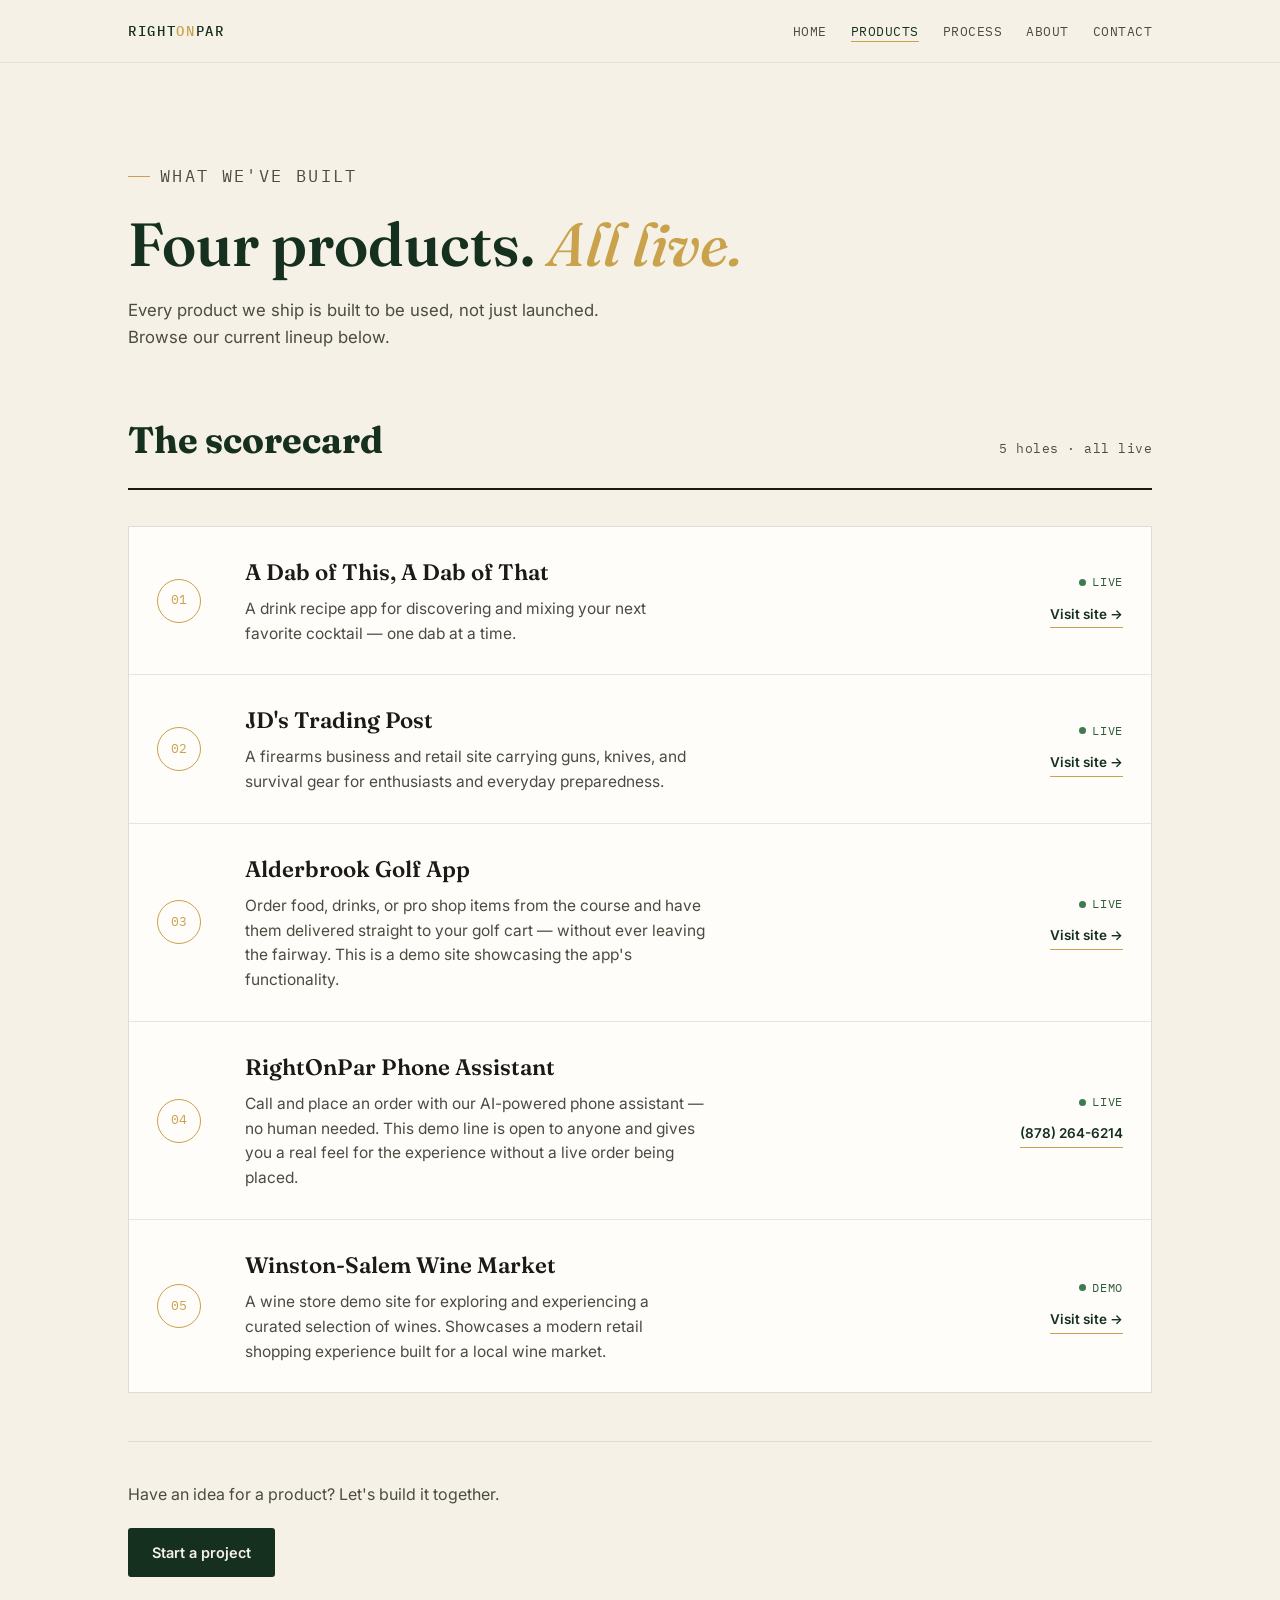
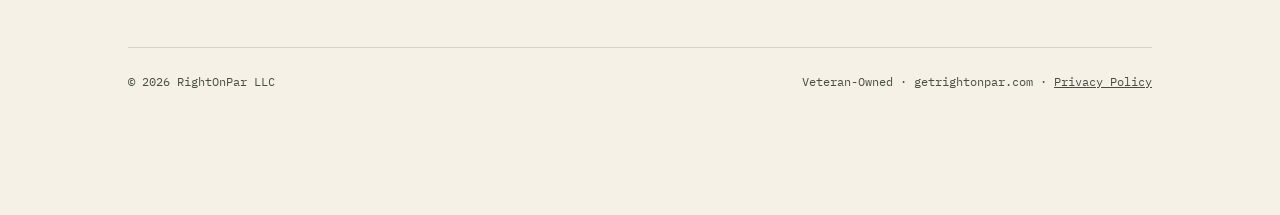
<file: products.html>
<!DOCTYPE html>
<html lang="en">
<head>
<meta charset="UTF-8">
<meta name="viewport" content="width=device-width, initial-scale=1.0">
<title>Products | RightOnPar LLC</title>
<meta name="description" content="Explore RightOnPar LLC's live products: a drink recipe app, a firearms retail site, a golf cart delivery app, and an AI-powered phone assistant.">
<meta name="robots" content="index, follow">
<link rel="canonical" href="https://www.getrightonpar.com/products.html">
<meta property="og:title" content="Products | RightOnPar LLC">
<meta property="og:description" content="Explore RightOnPar LLC's live products: a drink recipe app, a firearms retail site, a golf cart delivery app, and an AI-powered phone assistant.">
<meta property="og:url" content="https://www.getrightonpar.com/products.html">
<meta property="og:image" content="https://www.getrightonpar.com/og-image.png">
<link rel="preconnect" href="https://fonts.googleapis.com">
<link rel="preconnect" href="https://fonts.gstatic.com" crossorigin>
<link href="https://fonts.googleapis.com/css2?family=Fraunces:opsz,wght@9..144,400;9..144,500;9..144,600;9..144,700&family=Inter:wght@400;500;600&family=IBM+Plex+Mono:wght@400;500&display=swap" rel="stylesheet">
<link rel="stylesheet" href="styles.css">
<meta name="twitter:card" content="summary_large_image">
<meta name="twitter:title" content="Products | RightOnPar LLC">
<meta name="twitter:description" content="Explore RightOnPar LLC's live products: a drink recipe app, a firearms retail site, a golf cart delivery app, and an AI-powered phone assistant.">
<meta name="twitter:image" content="https://www.getrightonpar.com/og-image.png">
</head>
<body>

<header>
  <div class="header-inner">
    <a href="index.html" class="logo">RIGHT<span>ON</span>PAR</a>
    <nav aria-label="Primary">
      <ul>
        <li><a href="index.html">Home</a></li>
        <li><a href="products.html" class="active">Products</a></li>
        <li><a href="process.html">Process</a></li>
        <li><a href="about.html">About</a></li>
        <li><a href="contact.html">Contact</a></li>
      </ul>
    </nav>
  </div>
</header>

<main>
  <section class="page-hero">
    <div class="wrap">
      <p class="eyebrow">What we've built</p>
      <h1>Four products. <em>All live.</em></h1>
      <p>Every product we ship is built to be used, not just launched. Browse our current lineup below.</p>
    </div>
  </section>

  <section style="padding: 0 0 100px;">
    <div class="wrap">
      <div class="section-head">
        <h2>The scorecard</h2>
        <span class="tag">5 holes · all live</span>
      </div>
      <div class="scorecard">
        <div class="hole">
          <div class="hole-num">01</div>
          <div class="hole-body">
            <h3>A Dab of This, A Dab of That</h3>
            <p>A drink recipe app for discovering and mixing your next favorite cocktail — one dab at a time.</p>
          </div>
          <div class="hole-meta">
            <span class="status-chip">Live</span>
            <a href="https://a-dab-of-this.vercel.app" class="hole-link" target="_blank" rel="noopener">Visit site →</a>
          </div>
        </div>
        <div class="hole">
          <div class="hole-num">02</div>
          <div class="hole-body">
            <h3>JD's Trading Post</h3>
            <p>A firearms business and retail site carrying guns, knives, and survival gear for enthusiasts and everyday preparedness.</p>
          </div>
          <div class="hole-meta">
            <span class="status-chip">Live</span>
            <a href="https://jds-trading-post.vercel.app" class="hole-link" target="_blank" rel="noopener">Visit site →</a>
          </div>
        </div>
        <div class="hole">
          <div class="hole-num">03</div>
          <div class="hole-body">
            <h3>Alderbrook Golf App</h3>
            <p>Order food, drinks, or pro shop items from the course and have them delivered straight to your golf cart — without ever leaving the fairway. This is a demo site showcasing the app's functionality.</p>
          </div>
          <div class="hole-meta">
            <span class="status-chip">Live</span>
            <a href="https://alderbrook-site.vercel.app" class="hole-link" target="_blank" rel="noopener">Visit site →</a>
          </div>
        </div>
        <div class="hole">
          <div class="hole-num">04</div>
          <div class="hole-body">
            <h3>RightOnPar Phone Assistant</h3>
            <p>Call and place an order with our AI-powered phone assistant — no human needed. This demo line is open to anyone and gives you a real feel for the experience without a live order being placed.</p>
          </div>
          <div class="hole-meta">
            <span class="status-chip">Live</span>
            <a href="tel:+18782646214" class="hole-link">(878) 264-6214</a>
          </div>
        </div>
        <div class="hole">
          <div class="hole-num">05</div>
          <div class="hole-body">
            <h3>Winston-Salem Wine Market</h3>
            <p>A wine store demo site for exploring and experiencing a curated selection of wines. Showcases a modern retail shopping experience built for a local wine market.</p>
          </div>
          <div class="hole-meta">
            <span class="status-chip">Demo</span>
            <a href="https://wswinemarket.pages.dev/" class="hole-link" target="_blank" rel="noopener">Visit site →</a>
          </div>
        </div>
      </div>

      <div style="margin-top: 48px; padding-top: 40px; border-top: 1px solid rgba(26,27,22,0.1);">
        <p style="color: var(--ink-soft); margin-bottom: 20px;">Have an idea for a product? Let's build it together.</p>
        <a href="contact.html" class="btn btn-primary">Start a project</a>
      </div>

      <div class="foot-bottom">
        <span>© 2026 RightOnPar LLC</span>
        <span>Veteran-Owned · getrightonpar.com · <a href="privacy.html" style="color:inherit;text-decoration:underline;">Privacy Policy</a></span>
      </div>
    </div>
  </section>
</main>

<script>
  document.querySelectorAll('.year').forEach(el => el.textContent = new Date().getFullYear());
</script>
</body>
</html>
</file>
<file: styles.css>
/* ============================================================
   RightOnPar LLC — Shared Styles
   ============================================================ */

:root {
  --fairway-deep: #16301F;
  --fairway: #2E5B3C;
  --fairway-bright: #3D7A4F;
  --cream: #F6F1E6;
  --cream-dim: #EEE7D6;
  --sand: #C9A24B;
  --ink: #1A1B16;
  --ink-soft: #4A4C42;
  --white: #FEFDF9;
  --display: 'Fraunces', serif;
  --body: 'Inter', sans-serif;
  --mono: 'IBM Plex Mono', monospace;
}

* { box-sizing: border-box; margin: 0; padding: 0; }
html { scroll-behavior: smooth; }
body {
  background: var(--cream);
  color: var(--ink);
  font-family: var(--body);
  line-height: 1.6;
  -webkit-font-smoothing: antialiased;
}
a { color: inherit; }
img { max-width: 100%; display: block; }

:focus-visible {
  outline: 2px solid var(--fairway-bright);
  outline-offset: 3px;
}

@media (prefers-reduced-motion: reduce) {
  * {
    animation-duration: 0.01ms !important;
    transition-duration: 0.01ms !important;
    scroll-behavior: auto !important;
  }
}

/* ---- Layout ---- */
.wrap {
  max-width: 1080px;
  margin: 0 auto;
  padding: 0 28px;
}

/* ---- Header / Nav ---- */
header {
  position: sticky;
  top: 0;
  z-index: 50;
  background: rgba(246, 241, 230, 0.92);
  backdrop-filter: blur(8px);
  border-bottom: 1px solid rgba(26, 27, 22, 0.08);
}

.header-inner {
  display: flex;
  align-items: center;
  justify-content: space-between;
  padding: 18px 28px;
  max-width: 1080px;
  margin: 0 auto;
}

.logo {
  font-family: var(--mono);
  font-size: 14px;
  letter-spacing: 0.12em;
  font-weight: 500;
  text-decoration: none;
  color: var(--fairway-deep);
}
.logo span { color: var(--sand); }

nav ul { display: flex; gap: 24px; list-style: none; flex-wrap: wrap; }
nav a {
  font-family: var(--mono);
  font-size: 12.5px;
  letter-spacing: 0.04em;
  text-decoration: none;
  color: var(--ink-soft);
  text-transform: uppercase;
  transition: color 0.2s ease;
  padding-bottom: 2px;
}
nav a:hover,
nav a.active { color: var(--fairway-deep); border-bottom: 1px solid var(--sand); }

/* ---- Buttons ---- */
.btn {
  display: inline-flex;
  align-items: center;
  gap: 8px;
  padding: 13px 24px;
  font-family: var(--body);
  font-weight: 600;
  font-size: 14.5px;
  text-decoration: none;
  border-radius: 3px;
  border: none;
  cursor: pointer;
  transition: transform 0.15s ease, box-shadow 0.15s ease;
}
.btn-primary {
  background: var(--fairway-deep);
  color: var(--cream);
}
.btn-primary:hover { transform: translateY(-2px); box-shadow: 0 8px 20px rgba(22,48,31,0.25); }
.btn-ghost {
  background: transparent;
  color: var(--fairway-deep);
  border: 1px solid rgba(22,48,31,0.3);
}
.btn-ghost:hover { border-color: var(--fairway-deep); }

/* ---- Eyebrow ---- */
.eyebrow {
  font-family: var(--mono);
  font-size: 13px;
  letter-spacing: 0.14em;
  text-transform: uppercase;
  color: var(--fairway-bright);
  display: inline-flex;
  align-items: center;
  gap: 10px;
  margin-bottom: 24px;
}
.eyebrow::before {
  content: "";
  width: 22px;
  height: 1px;
  background: var(--sand);
  display: inline-block;
}

/* ---- Section head ---- */
.section-head {
  display: flex;
  align-items: baseline;
  justify-content: space-between;
  margin-bottom: 36px;
  flex-wrap: wrap;
  gap: 12px;
  border-bottom: 2px solid var(--ink);
  padding-bottom: 18px;
}
.section-head h2 {
  font-family: var(--display);
  font-size: clamp(1.7rem, 3vw, 2.3rem);
  color: var(--fairway-deep);
}
.section-head .tag {
  font-family: var(--mono);
  font-size: 12.5px;
  color: var(--ink-soft);
  letter-spacing: 0.04em;
}

/* ---- About strip ---- */
.about-strip {
  background: var(--fairway-deep);
  color: var(--cream);
  padding: 70px 0;
}
.about-strip h2 {
  font-family: var(--display);
  font-size: clamp(1.6rem, 3vw, 2.1rem);
  font-weight: 500;
  margin-bottom: 16px;
}
.about-strip p { color: rgba(246,241,230,0.78); font-size: 1rem; }

/* ---- Footer ---- */
.foot-bottom {
  margin-top: 70px;
  padding: 24px 0;
  border-top: 1px solid rgba(26,27,22,0.14);
  display: flex;
  justify-content: space-between;
  flex-wrap: wrap;
  gap: 10px;
  font-family: var(--mono);
  font-size: 12px;
  color: var(--ink-soft);
}

/* ---- Page hero ---- */
.page-hero {
  padding: 80px 0 60px;
}
.page-hero h1 {
  font-family: var(--display);
  font-weight: 600;
  font-size: clamp(2.2rem, 5vw, 3.8rem);
  line-height: 1.05;
  color: var(--fairway-deep);
  max-width: 720px;
}
.page-hero h1 em {
  font-style: italic;
  font-weight: 500;
  color: var(--sand);
}
.page-hero p {
  margin-top: 20px;
  max-width: 520px;
  font-size: 1.05rem;
  color: var(--ink-soft);
}

/* ---- Scorecard ---- */
.scorecard { border: 1px solid rgba(26,27,22,0.14); background: var(--white); }
.hole {
  display: grid;
  grid-template-columns: 64px 1fr auto;
  gap: 24px;
  align-items: center;
  padding: 28px;
  border-bottom: 1px solid rgba(26,27,22,0.1);
  transition: background 0.2s ease;
}
.hole:last-child { border-bottom: none; }
.hole:hover { background: var(--cream-dim); }
.hole-num {
  font-family: var(--mono);
  font-size: 13px;
  color: var(--sand);
  border: 1px solid var(--sand);
  width: 44px;
  height: 44px;
  display: flex;
  align-items: center;
  justify-content: center;
  border-radius: 50%;
  flex-shrink: 0;
}
.hole-body h3 {
  font-family: var(--display);
  font-size: 1.4rem;
  font-weight: 600;
  color: var(--ink);
  margin-bottom: 6px;
}
.hole-body p { color: var(--ink-soft); font-size: 0.97rem; max-width: 460px; }
.hole-meta {
  display: flex;
  flex-direction: column;
  align-items: flex-end;
  gap: 12px;
}
.status-chip {
  font-family: var(--mono);
  font-size: 11.5px;
  letter-spacing: 0.06em;
  text-transform: uppercase;
  color: var(--fairway);
  display: inline-flex;
  align-items: center;
  gap: 6px;
}
.status-chip::before {
  content: "";
  width: 7px;
  height: 7px;
  border-radius: 50%;
  background: var(--fairway-bright);
}
.hole-link {
  font-family: var(--body);
  font-weight: 600;
  font-size: 13.5px;
  text-decoration: none;
  color: var(--fairway-deep);
  border-bottom: 1px solid var(--sand);
  padding-bottom: 2px;
  white-space: nowrap;
}
.hole-link:hover { color: var(--sand); }

/* ---- Forms ---- */
.form-grid {
  display: grid;
  grid-template-columns: 1fr 1fr;
  gap: 20px;
}
.form-group {
  display: flex;
  flex-direction: column;
  gap: 8px;
}
.form-group.full { grid-column: 1 / -1; }
label {
  font-family: var(--mono);
  font-size: 12px;
  letter-spacing: 0.08em;
  text-transform: uppercase;
  color: var(--ink-soft);
}
input, textarea, select {
  font-family: var(--body);
  font-size: 15px;
  color: var(--ink);
  background: var(--white);
  border: 1px solid rgba(26,27,22,0.2);
  border-radius: 3px;
  padding: 12px 14px;
  width: 100%;
  transition: border-color 0.2s ease;
}
input:focus, textarea:focus, select:focus {
  outline: none;
  border-color: var(--fairway-bright);
}
textarea { resize: vertical; min-height: 120px; }
input[type="file"] {
  padding: 10px 14px;
  cursor: pointer;
  background: var(--cream-dim);
}

/* ---- Responsive ---- */
@media (max-width: 700px) {
  .hole { grid-template-columns: 44px 1fr; }
  .hole-meta {
    grid-column: 1 / -1;
    flex-direction: row;
    justify-content: space-between;
    align-items: center;
  }
  .form-grid { grid-template-columns: 1fr; }
  .form-group.full { grid-column: 1; }
  nav ul { gap: 14px; }
}

/* ---- Hamburger Menu (mobile only) ---- */
.hamburger {
  display: none;
  flex-direction: column;
  justify-content: space-between;
  width: 24px;
  height: 18px;
  background: none;
  border: none;
  cursor: pointer;
  padding: 0;
  z-index: 100;
}
.hamburger span {
  display: block;
  width: 100%;
  height: 2px;
  background: var(--fairway-deep);
  border-radius: 2px;
  transition: all 0.25s ease;
  transform-origin: center;
}
.hamburger.open span:nth-child(1) { transform: translateY(8px) rotate(45deg); }
.hamburger.open span:nth-child(2) { opacity: 0; }
.hamburger.open span:nth-child(3) { transform: translateY(-8px) rotate(-45deg); }

@media (max-width: 640px) {
  .hamburger { display: flex; }
  nav {
    display: none;
    position: absolute;
    top: 100%;
    left: 0;
    right: 0;
    background: rgba(246, 241, 230, 0.98);
    backdrop-filter: blur(8px);
    border-bottom: 1px solid rgba(26,27,22,0.1);
    padding: 20px 28px;
    z-index: 99;
  }
  nav.open { display: block; }
  nav ul {
    flex-direction: column;
    gap: 18px;
  }
  nav a {
    font-size: 14px;
    display: block;
  }
  header { position: relative; }
}
</file>
